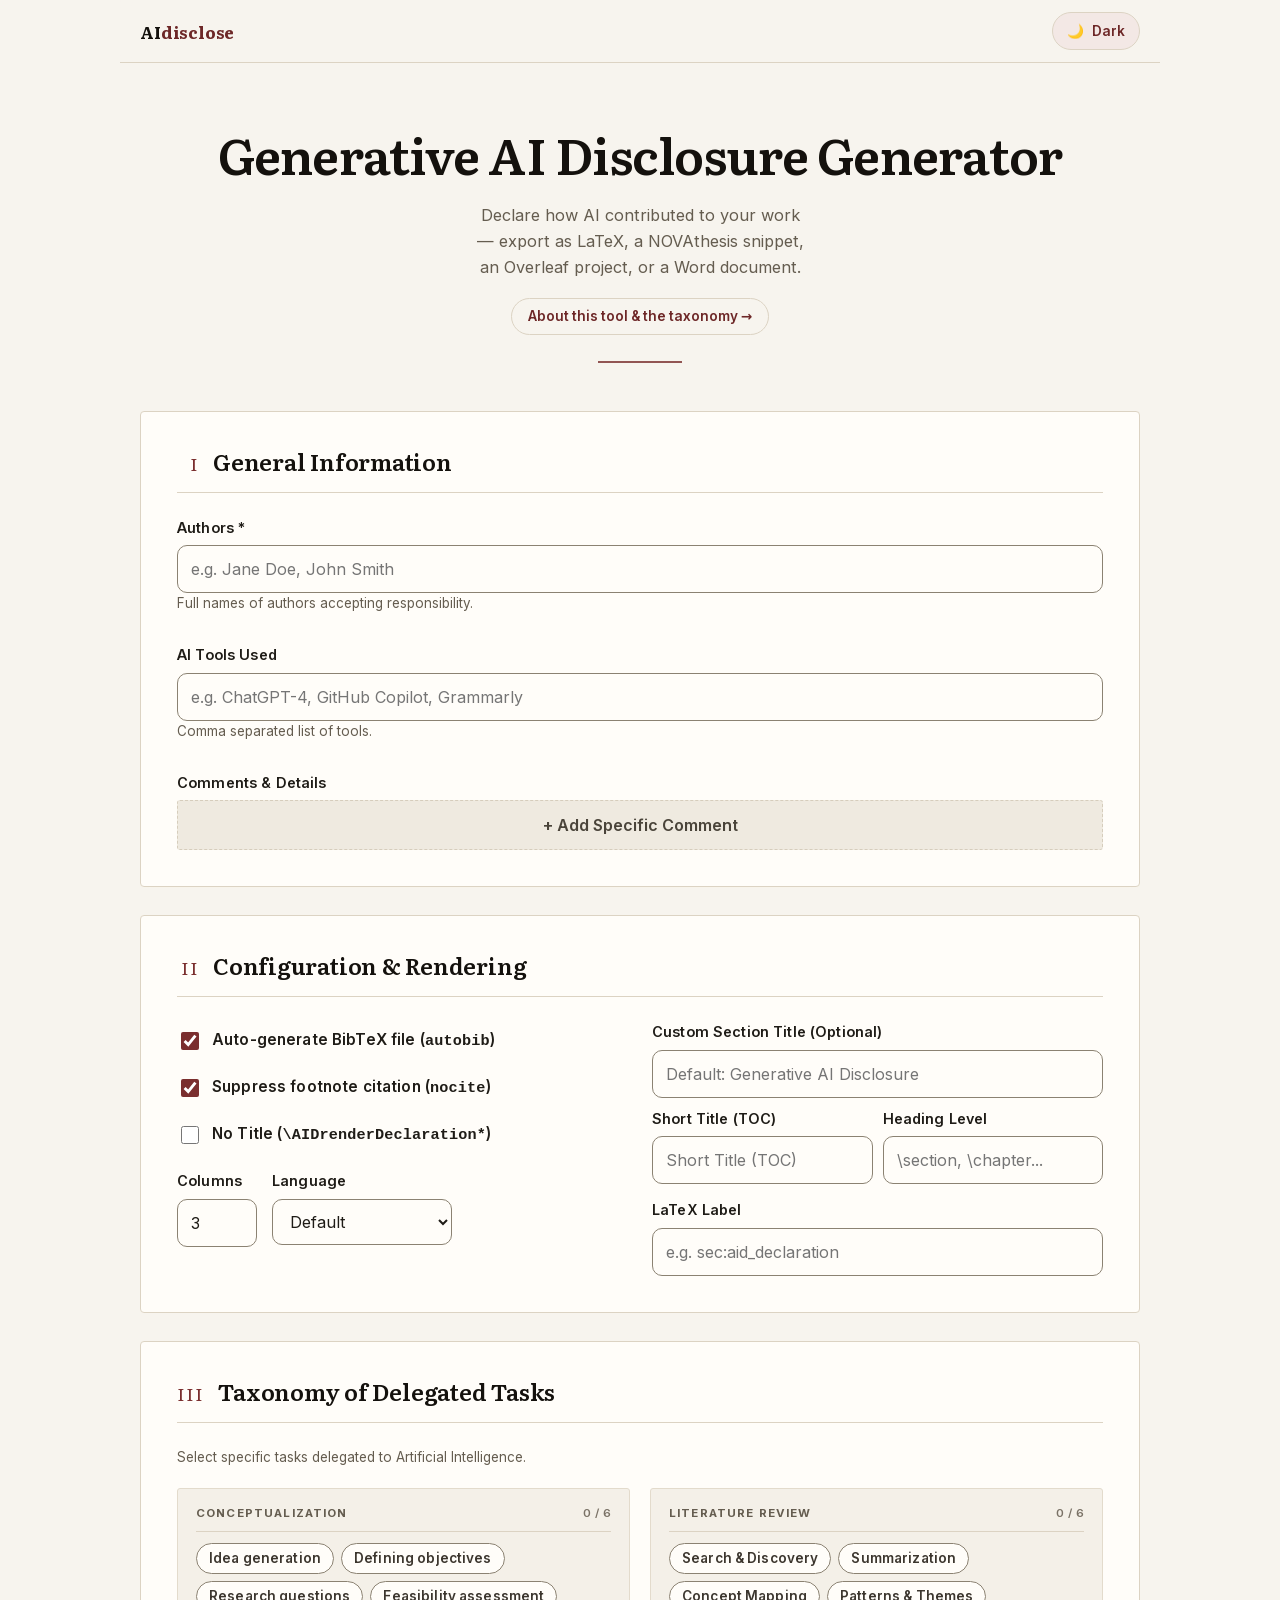
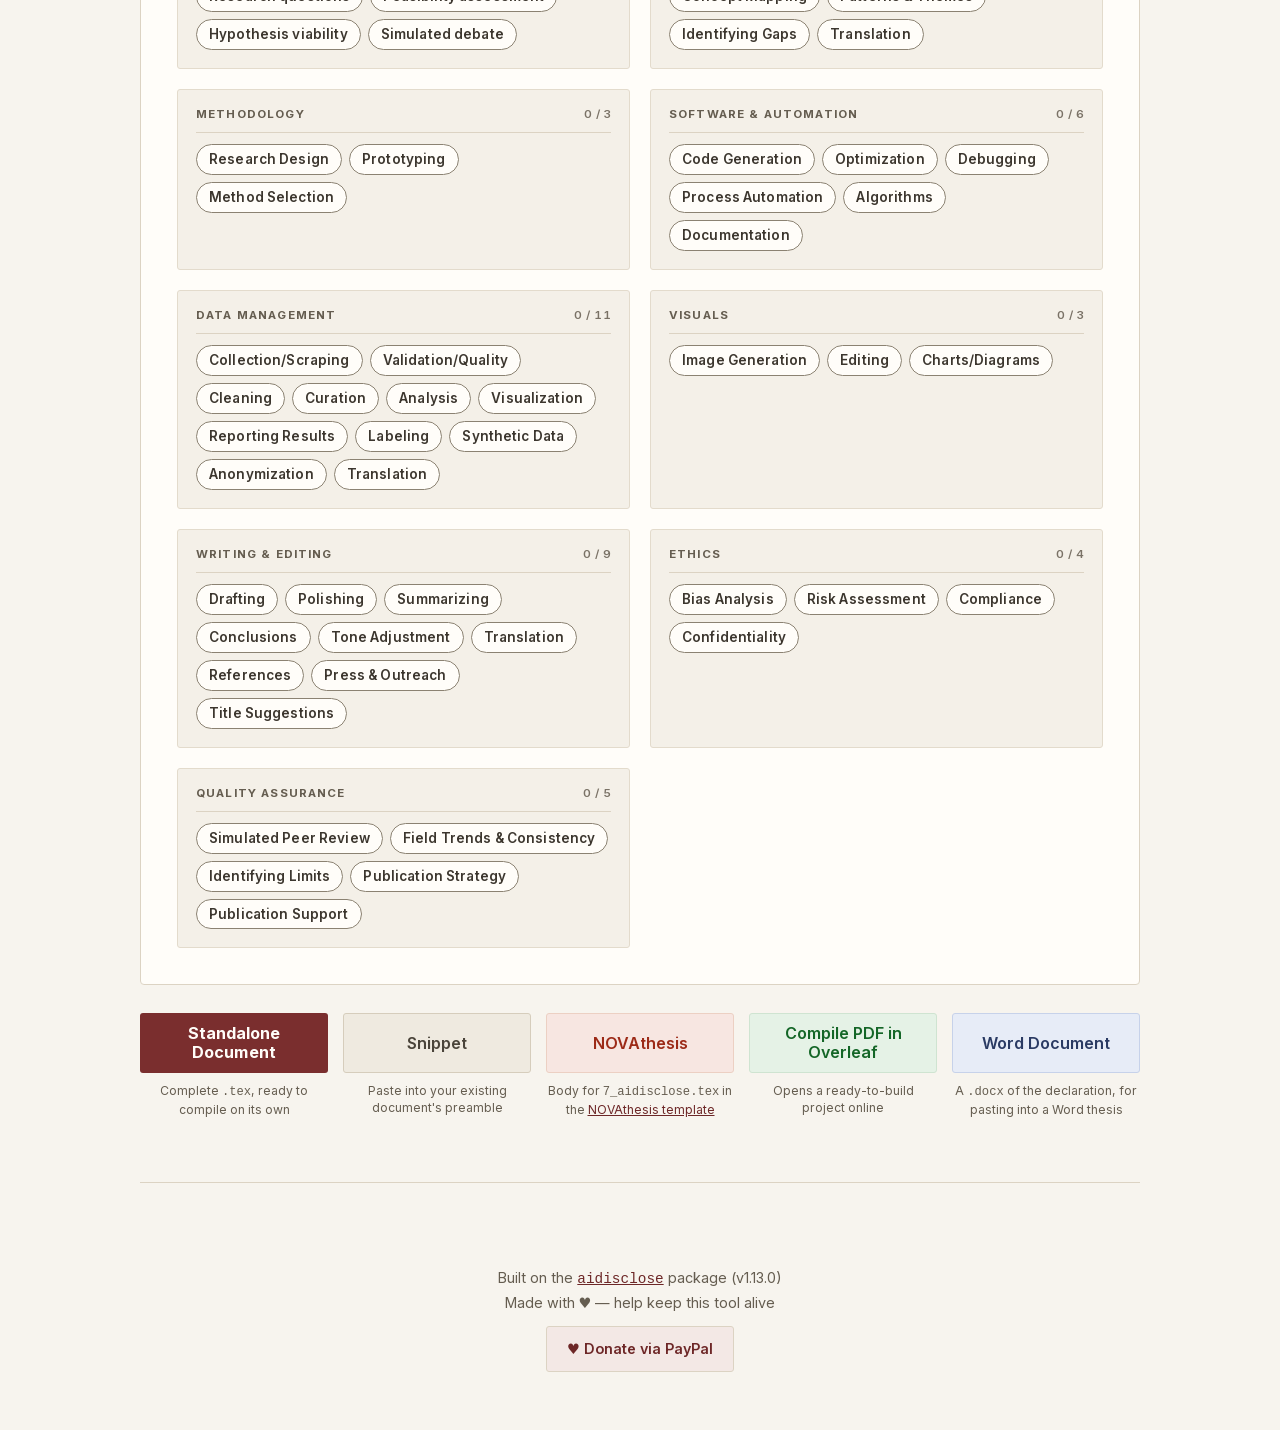
<file: index.html>
<!DOCTYPE html>
<html lang="en" data-theme="scholarly" data-mode="light">
<head>
    <meta charset="UTF-8">
    <meta name="viewport" content="width=device-width, initial-scale=1.0">
    <title>AIDisclose Statement Generator</title>
    <meta name="description" content="Free generator for Generative AI disclosure statements in LaTeX. Pick the tasks you delegated to AI and get ready-to-compile code for the aidisclose package.">
    <link rel="canonical" href="https://aidisclose.org/">
    <link rel="icon" href="favicon.svg" type="image/svg+xml">
    <meta name="theme-color" content="#f4f6f9" media="(prefers-color-scheme: light)">
    <meta name="theme-color" content="#0e0e0e" media="(prefers-color-scheme: dark)">

    <meta property="og:type" content="website">
    <meta property="og:site_name" content="AIdisclose">
    <meta property="og:url" content="https://aidisclose.org/">
    <meta property="og:title" content="Generative AI Disclosure Generator">
    <meta property="og:description" content="Pick the tasks you delegated to AI and get ready-to-compile LaTeX for the aidisclose package.">
    <meta property="og:image" content="https://aidisclose.org/og-image.png">
    <meta property="og:image:width" content="1200">
    <meta property="og:image:height" content="630">
    <meta property="og:image:alt" content="Generative AI Disclosure Generator — aidisclose.org">
    <meta name="twitter:card" content="summary_large_image">
    <script>
        // Decide light/dark before first paint (avoids a flash of the wrong mode):
        //   stored preference  >  OS preference  >  local time (dark ~after sunset..sunrise)
        (function() {
            var root = document.documentElement;
            root.setAttribute('data-theme', 'scholarly');
            function preferred() {
                try { var s = localStorage.getItem('aid_mode'); if (s) return s; } catch (e) {}
                if (window.matchMedia) {
                    if (matchMedia('(prefers-color-scheme: dark)').matches) return 'dark';
                    if (matchMedia('(prefers-color-scheme: light)').matches) return 'light';
                }
                var h = new Date().getHours();
                return (h >= 19 || h < 7) ? 'dark' : 'light';
            }
            root.setAttribute('data-mode', preferred());
        })();
    </script>
    <link rel="preload" href="fonts/inter-latin.woff2" as="font" type="font/woff2" crossorigin>
    <link rel="preload" href="fonts/literata-latin.woff2" as="font" type="font/woff2" crossorigin>
    <link rel="stylesheet" href="css/fonts.css">
    <link rel="stylesheet" href="css/base.css">
    <link rel="stylesheet" href="css/theme-scholarly.css">
</head>
<body>

<div class="container">

    <div class="toolbar">
        <span class="brand">AI<span>disclose</span></span>
        <span class="spacer"></span>
        <button type="button" class="mode-toggle" onclick="toggleMode()" aria-pressed="false"><span id="mode-icon" aria-hidden="true">🌙</span> <span id="mode-label">Dark</span></button>
    </div>

    <header>
        <h1>Generative AI Disclosure Generator</h1>
        <p class="subtitle">
            Declare how AI contributed to your work — export as LaTeX, a NOVAthesis snippet,
            an Overleaf project, or a Word document.
        </p>
        <a class="about-link" href="about.html">About this tool &amp; the taxonomy →</a>
    </header>

    <div class="card">
        <h2>General Information</h2>
        <div class="form-grid">
            <div>
                <label for="authors">Authors *</label>
                <input type="text" id="authors" placeholder="e.g. Jane Doe, John Smith" required aria-required="true">
                <span class="help-text">Full names of authors accepting responsibility.</span>
            </div>
            <div>
                <label for="tools">AI Tools Used</label>
                <input type="text" id="tools" placeholder="e.g. ChatGPT-4, GitHub Copilot, Grammarly">
                <span class="help-text">Comma separated list of tools.</span>
            </div>

            <div>
                <label>Comments & Details</label>
                <div id="comments-container"></div>
                <button type="button" class="btn-secondary" onclick="addCommentBox()" style="width:100%; text-align:center; border-style:dashed;">
                    + Add Specific Comment
                </button>
            </div>
        </div>
    </div>

    <div class="card">
        <h2>Configuration & Rendering</h2>
        <div class="row">
            <div>
                <label class="checkbox-wrapper">
                    <input type="checkbox" id="opt-autobib" checked>
                    <span>Auto-generate BibTeX file (<code>autobib</code>)</span>
                </label>
                <label class="checkbox-wrapper">
                    <input type="checkbox" id="opt-nocite" checked>
                    <span>Suppress footnote citation (<code>nocite</code>)</span>
                </label>
                <label class="checkbox-wrapper">
                    <input type="checkbox" id="render-star">
                    <span>No Title (<code>\AIDrenderDeclaration*</code>)</span>
                </label>

                <div style="display: flex; gap: 15px; margin-top: 15px;">
                    <div>
                        <label for="render-cols">Columns</label>
                        <input type="number" id="render-cols" value="3" min="1" max="6" style="width: 80px;">
                    </div>
                    <div style="width: 180px;">
                        <label for="render-lang">Language</label>
                        <select id="render-lang">
                            <option value="default" selected>Default</option>
                            <option value="en">English (en)</option>
                            <option value="pt">Portuguese (pt)</option>
                            <option value="cat">Catalan (cat)</option>
                            <option value="cz">Czech (cz)</option>
                            <option value="dk">Danish (dk)</option>
                            <option value="nl">Dutch (nl)</option>
                            <option value="fr">French (fr)</option>
                            <option value="de">German (de)</option>
                            <option value="gr">Greek (gr)</option>
                            <option value="it">Italian (it)</option>
                            <option value="pl">Polish (pl)</option>
                            <option value="sk">Slovak (sk)</option>
                            <option value="es">Spanish (es)</option>
                            <option value="uk">Ukrainian (uk)</option>
                        </select>
                    </div>
                </div>
            </div>

            <div>
                <label for="title-full" style="margin-top:0px">Custom Section Title (Optional)</label>
                <input type="text" id="title-full" placeholder="Default: Generative AI Disclosure">

                <div class="row" style="margin-top:10px; gap:10px;">
                    <div>
                        <label for="title-short">Short Title (TOC)</label>
                        <input type="text" id="title-short" placeholder="Short Title (TOC)">
                    </div>
                    <div>
                        <label for="title-level">Heading Level</label>
                        <input type="text" id="title-level" placeholder="\section, \chapter...">
                    </div>
                </div>

                <label for="render-label" style="margin-top: 15px;">LaTeX Label</label>
                <input type="text" id="render-label" placeholder="e.g. sec:aid_declaration">
            </div>
        </div>
    </div>

    <div class="card">
        <h2>Taxonomy of Delegated Tasks</h2>
        <p class="help-text" style="margin-bottom: 20px;">Select specific tasks delegated to Artificial Intelligence.</p>

        <div class="masonry-grid">

            <div class="taxonomy-card">
                <h3>Conceptualization</h3>
                <label class="tax-item"><input type="checkbox" value="c:idea" class="tax-check" aria-describedby="tip-c-idea"> Idea generation</label>
                <label class="tax-item"><input type="checkbox" value="c:obj" class="tax-check" aria-describedby="tip-c-obj"> Defining objectives</label>
                <label class="tax-item"><input type="checkbox" value="c:rq" class="tax-check" aria-describedby="tip-c-rq"> Research questions</label>
                <label class="tax-item"><input type="checkbox" value="c:feas" class="tax-check" aria-describedby="tip-c-feas"> Feasibility assessment</label>
                <label class="tax-item"><input type="checkbox" value="c:pre" class="tax-check" aria-describedby="tip-c-pre"> Hypothesis viability</label>
                <label class="tax-item"><input type="checkbox" value="c:sim" class="tax-check" aria-describedby="tip-c-sim"> Simulated debate</label>
            </div>

            <div class="taxonomy-card">
                <h3>Literature Review</h3>
                <label class="tax-item"><input type="checkbox" value="l:srch" class="tax-check" aria-describedby="tip-l-srch"> Search & Discovery</label>
                <label class="tax-item"><input type="checkbox" value="l:sum" class="tax-check" aria-describedby="tip-l-sum"> Summarization</label>
                <label class="tax-item"><input type="checkbox" value="l:map" class="tax-check" aria-describedby="tip-l-map"> Concept Mapping</label>
                <label class="tax-item"><input type="checkbox" value="l:pat" class="tax-check" aria-describedby="tip-l-pat"> Patterns & Themes</label>
                <label class="tax-item"><input type="checkbox" value="l:gaps" class="tax-check" aria-describedby="tip-l-gaps"> Identifying Gaps</label>
                <label class="tax-item"><input type="checkbox" value="l:trans" class="tax-check" aria-describedby="tip-l-trans"> Translation</label>
            </div>

            <div class="taxonomy-card">
                <h3>Methodology</h3>
                <label class="tax-item"><input type="checkbox" value="m:des" class="tax-check" aria-describedby="tip-m-des"> Research Design</label>
                <label class="tax-item"><input type="checkbox" value="m:proto" class="tax-check" aria-describedby="tip-m-proto"> Prototyping</label>
                <label class="tax-item"><input type="checkbox" value="m:meth" class="tax-check" aria-describedby="tip-m-meth"> Method Selection</label>
            </div>

            <div class="taxonomy-card">
                <h3>Software & Automation</h3>
                <label class="tax-item"><input type="checkbox" value="s:gen" class="tax-check" aria-describedby="tip-s-gen"> Code Generation</label>
                <label class="tax-item"><input type="checkbox" value="s:opt" class="tax-check" aria-describedby="tip-s-opt"> Optimization</label>
                <label class="tax-item"><input type="checkbox" value="s:debug" class="tax-check" aria-describedby="tip-s-debug"> Debugging</label>
                <label class="tax-item"><input type="checkbox" value="s:auto" class="tax-check" aria-describedby="tip-s-auto"> Process Automation</label>
                <label class="tax-item"><input type="checkbox" value="s:algs" class="tax-check" aria-describedby="tip-s-algs"> Algorithms</label>
                <label class="tax-item"><input type="checkbox" value="s:doc" class="tax-check" aria-describedby="tip-s-doc"> Documentation</label>
            </div>

            <div class="taxonomy-card">
                <h3>Data Management</h3>
                <label class="tax-item"><input type="checkbox" value="d:coll" class="tax-check" aria-describedby="tip-d-coll"> Collection/Scraping</label>
                <label class="tax-item"><input type="checkbox" value="d:val" class="tax-check" aria-describedby="tip-d-val"> Validation/Quality</label>
                <label class="tax-item"><input type="checkbox" value="d:cln" class="tax-check" aria-describedby="tip-d-cln"> Cleaning</label>
                <label class="tax-item"><input type="checkbox" value="d:cur" class="tax-check" aria-describedby="tip-d-cur"> Curation</label>
                <label class="tax-item"><input type="checkbox" value="d:anl" class="tax-check" aria-describedby="tip-d-anl"> Analysis</label>
                <label class="tax-item"><input type="checkbox" value="d:viz" class="tax-check" aria-describedby="tip-d-viz"> Visualization</label>
                <label class="tax-item"><input type="checkbox" value="d:rep" class="tax-check" aria-describedby="tip-d-rep"> Reporting Results</label>
                <label class="tax-item"><input type="checkbox" value="d:lbl" class="tax-check" aria-describedby="tip-d-lbl"> Labeling</label>
                <label class="tax-item"><input type="checkbox" value="d:syn" class="tax-check" aria-describedby="tip-d-syn"> Synthetic Data</label>
                <label class="tax-item"><input type="checkbox" value="d:anon" class="tax-check" aria-describedby="tip-d-anon"> Anonymization</label>
                <label class="tax-item"><input type="checkbox" value="d:trans" class="tax-check" aria-describedby="tip-d-trans"> Translation</label>
            </div>

            <div class="taxonomy-card">
                <h3>Visuals</h3>
                <label class="tax-item"><input type="checkbox" value="v:gen" class="tax-check" aria-describedby="tip-v-gen"> Image Generation</label>
                <label class="tax-item"><input type="checkbox" value="v:edit" class="tax-check" aria-describedby="tip-v-edit"> Editing</label>
                <label class="tax-item"><input type="checkbox" value="v:chart" class="tax-check" aria-describedby="tip-v-chart"> Charts/Diagrams</label>
            </div>

            <div class="taxonomy-card">
                <h3>Writing & Editing</h3>
                <label class="tax-item"><input type="checkbox" value="w:draft" class="tax-check" aria-describedby="tip-w-draft"> Drafting</label>
                <label class="tax-item"><input type="checkbox" value="w:poly" class="tax-check" aria-describedby="tip-w-poly"> Polishing</label>
                <label class="tax-item"><input type="checkbox" value="w:sum" class="tax-check" aria-describedby="tip-w-sum"> Summarizing</label>
                <label class="tax-item"><input type="checkbox" value="w:con" class="tax-check" aria-describedby="tip-w-con"> Conclusions</label>
                <label class="tax-item"><input type="checkbox" value="w:tone" class="tax-check" aria-describedby="tip-w-tone"> Tone Adjustment</label>
                <label class="tax-item"><input type="checkbox" value="w:tra" class="tax-check" aria-describedby="tip-w-tra"> Translation</label>
                <label class="tax-item"><input type="checkbox" value="w:ref" class="tax-check" aria-describedby="tip-w-ref"> References</label>
                <label class="tax-item"><input type="checkbox" value="w:prs" class="tax-check" aria-describedby="tip-w-prs"> Press & Outreach</label>
                <label class="tax-item"><input type="checkbox" value="w:title" class="tax-check" aria-describedby="tip-w-title"> Title Suggestions</label>
            </div>

            <div class="taxonomy-card">
                <h3>Ethics</h3>
                <label class="tax-item"><input type="checkbox" value="e:bias" class="tax-check" aria-describedby="tip-e-bias"> Bias Analysis</label>
                <label class="tax-item"><input type="checkbox" value="e:risk" class="tax-check" aria-describedby="tip-e-risk"> Risk Assessment</label>
                <label class="tax-item"><input type="checkbox" value="e:comp" class="tax-check" aria-describedby="tip-e-comp"> Compliance</label>
                <label class="tax-item"><input type="checkbox" value="e:conf" class="tax-check" aria-describedby="tip-e-conf"> Confidentiality</label>
            </div>

            <div class="taxonomy-card">
                <h3>Quality Assurance</h3>
                <label class="tax-item"><input type="checkbox" value="sup:qa" class="tax-check" aria-describedby="tip-sup-qa"> Simulated Peer Review</label>
                <label class="tax-item"><input type="checkbox" value="sup:trd" class="tax-check" aria-describedby="tip-sup-trd"> Field Trends & Consistency</label>
                <label class="tax-item"><input type="checkbox" value="sup:lim" class="tax-check" aria-describedby="tip-sup-lim"> Identifying Limits</label>
                <label class="tax-item"><input type="checkbox" value="sup:rec" class="tax-check" aria-describedby="tip-sup-rec"> Publication Strategy</label>
                <label class="tax-item"><input type="checkbox" value="sup:pub" class="tax-check" aria-describedby="tip-sup-pub"> Publication Support</label>
            </div>
        </div>

        <!-- Taxonomy descriptions, verbatim from Appendix A of the aidisclose
             manual (aidisclose-doc.tex). Referenced by aria-describedby on each
             checkbox and used as the source for the hover/focus tooltips, so the
             wording lives in exactly one place. -->
        <div class="visually-hidden" id="tax-descriptions">
            <span id="tip-c-idea" data-key="c:idea" data-name="Idea generation">Using AI to brainstorm new research topics, interdisciplinary connections, or novel angles on existing problems.</span>
            <span id="tip-c-obj" data-key="c:obj" data-name="Defining the research objective">Refining vague goals into concrete, actionable research objectives.</span>
            <span id="tip-c-rq" data-key="c:rq" data-name="Formulating research questions and hypotheses">Drafting and iterating on specific research questions (RQs) to ensure they are clear and answerable.</span>
            <span id="tip-c-feas" data-key="c:feas" data-name="Feasibility assessment and risk evaluation">Assessing whether the proposed study is viable regarding resources, time, and data availability.</span>
            <span id="tip-c-pre" data-key="c:pre" data-name="Hypothesis viability assessment">Conducting quick background checks or “pre-studies” to see if the idea has already been solved.</span>
            <span id="tip-c-sim" data-key="c:sim" data-name="Simulated debate and argument testing">Using AI to conceptualize theoretical models, simulate persona responses, or design hypothetical scenarios.</span>
            <span id="tip-l-srch" data-key="l:srch" data-name="Search and Discovery">Using AI tools (e.g., semantic search) to find relevant papers that keyword searches might miss.</span>
            <span id="tip-l-sum" data-key="l:sum" data-name="Literature summarization and synthesis">Generating summaries or abstracts of long papers to quickly assess relevance.</span>
            <span id="tip-l-map" data-key="l:map" data-name="Concept Mapping and Systematization">Visualizing connections, citation networks, or thematic clusters in the literature.</span>
            <span id="tip-l-pat" data-key="l:pat" data-name="Market/patent landscape analysis">Identifying trends or recurring themes across a large corpus of text.</span>
            <span id="tip-l-gaps" data-key="l:gaps" data-name="Gap Identification and Novelty Evaluation">Using AI to suggest areas where current research is lacking or contradictory.</span>
            <span id="tip-l-trans" data-key="l:trans" data-name="Cross-lingual literature comprehension">Translating foreign-language literature to make it accessible for the review.</span>
            <span id="tip-m-des" data-key="m:des" data-name="Experimental Design Optimization">Designing the logic, control groups, and variables of the study.</span>
            <span id="tip-m-proto" data-key="m:proto" data-name="Development of experimental or research protocols">Creating early drafts of survey instruments, interview guides, or experimental apparatus designs.</span>
            <span id="tip-m-meth" data-key="m:meth" data-name="Methodological Instrument Selection">Suggesting appropriate statistical methods or qualitative frameworks for the data.</span>
            <span id="tip-s-gen" data-key="s:gen" data-name="Code Generation">Generating boilerplate code, scripts, or functions from natural language descriptions.</span>
            <span id="tip-s-opt" data-key="s:opt" data-name="Refactoring and Optimization">Refactoring code for better performance or readability.</span>
            <span id="tip-s-debug" data-key="s:debug" data-name="Debugging and Repair">Identifying syntax errors or logical bugs in scripts.</span>
            <span id="tip-s-auto" data-key="s:auto" data-name="Process automation">Writing scripts to automate file management, backups, or batch processing.</span>
            <span id="tip-s-algs" data-key="s:algs" data-name="Algorithm design">Assisting in the logic and mathematical formulation of algorithms.</span>
            <span id="tip-s-doc" data-key="s:doc" data-name="Code documentation and comment generation">Generating docstrings, comments, and README files for research software.</span>
            <span id="tip-d-coll" data-key="d:coll" data-name="Data collection and scraping">Writing scrapers or using AI agents to gather public data.</span>
            <span id="tip-d-val" data-key="d:val" data-name="Data validation and quality check">Checking data for consistency, outliers, or errors.</span>
            <span id="tip-d-cln" data-key="d:cln" data-name="Data cleaning and preprocessing">Automating the formatting, parsing, and repair of messy datasets.</span>
            <span id="tip-d-cur" data-key="d:cur" data-name="Data curation and organization">Organizing and categorizing large datasets.</span>
            <span id="tip-d-anl" data-key="d:anl" data-name="Data analysis">Suggesting or performing statistical tests and interpreting raw outputs.</span>
            <span id="tip-d-viz" data-key="d:viz" data-name="Visualization">Generating code for plots, graphs, and data dashboards.</span>
            <span id="tip-d-rep" data-key="d:rep" data-name="Reproducibility testing">Summarizing data findings in textual or tabular format.</span>
            <span id="tip-d-lbl" data-key="d:lbl" data-name="Data labeling and annotation assistance">Using LLMs to annotate or classify text/image datasets (zero-shot/few-shot labeling).</span>
            <span id="tip-d-syn" data-key="d:syn" data-name="Synthetic data generation">Generating synthetic datasets to preserve privacy or augment small samples.</span>
            <span id="tip-d-anon" data-key="d:anon" data-name="De-identification and anonymization support">Detecting and removing Personally Identifiable Information (PII).</span>
            <span id="tip-d-trans" data-key="d:trans" data-name="Audio-to-text transcription and diarization">Translating textual data (e.g., survey responses) into the analysis language.</span>
            <span id="tip-v-gen" data-key="v:gen" data-name="Synthetic Asset Generation">Creating conceptual images, illustrations, or diagrams from scratch.</span>
            <span id="tip-v-edit" data-key="v:edit" data-name="Image Enhancement and Editing">Enhancing, cropping, or modifying existing images (e.g., removing background).</span>
            <span id="tip-v-chart" data-key="v:chart" data-name="Diagrammatic and Schematic Design">Creating flowcharts, process diagrams, or high-level infographics.</span>
            <span id="tip-w-draft" data-key="w:draft" data-name="Drafting Text">Generating initial text for sections based on bullet points or notes.</span>
            <span id="tip-w-poly" data-key="w:poly" data-name="Polishing and Editing">Correcting grammar, spelling, and punctuation.</span>
            <span id="tip-w-sum" data-key="w:sum" data-name="Abstract and Executive Summary Generation">Creating the abstract or plain-language summary.</span>
            <span id="tip-w-con" data-key="w:con" data-name="Formulation of conclusions">Synthesizing the discussion into a final concluding statement.</span>
            <span id="tip-w-tone" data-key="w:tone" data-name="Tone Adjustment">Rewriting text to be more formal, concise, or accessible.</span>
            <span id="tip-w-tra" data-key="w:tra" data-name="Translation">Translating the manuscript from the author&#x27;s native language to the publication language.</span>
            <span id="tip-w-ref" data-key="w:ref" data-name="Citation formatting and bibliography management">Formatting citations and bibliography styles.</span>
            <span id="tip-w-prs" data-key="w:prs" data-name="Press releases and outreach materials">Drafting slide decks or conference poster text.</span>
            <span id="tip-w-title" data-key="w:title" data-name="Title Generation">Brainstorming catchy and accurate titles for the work.</span>
            <span id="tip-e-bias" data-key="e:bias" data-name="Bias analysis and discrimination assessment">Scanning text or study designs for potential cultural or gender bias.</span>
            <span id="tip-e-risk" data-key="e:risk" data-name="Ethical risk analysis">Identifying potential dual-use concerns or societal risks.</span>
            <span id="tip-e-comp" data-key="e:comp" data-name="Monitoring compliance with ethical standards">Checking against specific ethical guidelines or checklists.</span>
            <span id="tip-e-conf" data-key="e:conf" data-name="Data confidentiality monitoring">Ensuring no private data is inadvertently leaked in the text.</span>
            <span id="tip-sup-qa" data-key="sup:qa" data-name="Simulated Peer Review">Using AI as a reviewer to identify unclear sections or potential critiques.</span>
            <span id="tip-sup-trd" data-key="sup:trd" data-name="Consistency checking against field trends">Checking the manuscript against current research trends and ensuring internal consistency.</span>
            <span id="tip-sup-lim" data-key="sup:lim" data-name="Identification of limitations">Identifying weaknesses or limitations in the study that the authors missed.</span>
            <span id="tip-sup-rec" data-key="sup:rec" data-name="Publication strategy and journal selection">Suggesting suitable journals or conferences and helping with the submission strategy.</span>
            <span id="tip-sup-pub" data-key="sup:pub" data-name="Publication support">Assisting in drafting cover letters, responses to reviewers, or other publication-related materials.</span>
        </div>
    </div>

    <div class="button-group">
        <div class="btn-cell">
            <button type="button" class="btn-primary" onclick="generateLaTeX()">Standalone Document</button>
            <span class="btn-caption">Complete <code>.tex</code>, ready to compile on its own</span>
        </div>
        <div class="btn-cell">
            <button type="button" class="btn-secondary" onclick="generateSnippet()">Snippet</button>
            <span class="btn-caption">Paste into your existing document's preamble</span>
        </div>
        <div class="btn-cell">
            <button type="button" class="btn-novathesis" onclick="generateNovaThesis()">NOVAthesis</button>
            <span class="btn-caption">Body for <code>7_aidisclose.tex</code> in the <a href="https://github.com/joaomlourenco/novathesis" target="_blank" rel="noopener">NOVAthesis template</a></span>
        </div>
        <div class="btn-cell">
            <button type="button" id="overleaf-btn" class="btn-overleaf" onclick="openInOverleaf()">Compile PDF in Overleaf</button>
            <span class="btn-caption">Opens a ready-to-build project online</span>
        </div>
        <div class="btn-cell">
            <button type="button" class="btn-docx" onclick="generateWordDoc()">Word Document</button>
            <span class="btn-caption">A <code>.docx</code> of the declaration, for pasting into a Word thesis</span>
        </div>
    </div>

    <div id="output-area" role="region" aria-label="Generated LaTeX source" tabindex="-1">
        <p id="output-status" class="visually-hidden" role="status" aria-live="polite"></p>
        <div class="code-container">
            <div class="code-header">
                <span>LaTeX Source</span>
                <button type="button" class="btn-secondary" style="padding: 4px 10px; font-size: 0.8em;" onclick="copyToClipboard()">Copy Code</button>
            </div>
            <pre id="latex-code"></pre>
        </div>
    </div>

    <div class="footer-sponsor">
        <div class="counter-badge" title="Statements generated">
            <span id="counter-value">...</span> statements generated
        </div>
        <p>
            Built on the <a href="https://github.com/joaomlourenco/aidisclose" target="_blank" rel="noopener"><code>aidisclose</code></a> package (v1.13.0) <br/>
            Made with ♥ — help keep this tool alive <br/>
            <a class="donate-btn" href="https://www.paypal.com/donate/?hosted_button_id=8WA8FRVMB78W8" target="_blank" rel="noopener">♥ Donate via PayPal</a>
        </p>
    </div>

</div>

<script src="js/aid-i18n.js"></script>
<script src="js/docx.js"></script>
<script>
    // --- Light/dark toggle ---
    // The initial mode is chosen by the early <head> script (stored pref >
    // OS preference > local time). Here we wire the toggle and keep following
    // the OS until the user makes an explicit choice.
    (function() {
        const root = document.documentElement;
        function syncLabel(m) {
            const icon = document.getElementById('mode-icon');
            const label = document.getElementById('mode-label');
            const btn = document.querySelector('.mode-toggle');
            if (icon) icon.textContent = m === 'dark' ? '☀' : '🌙';
            if (label) label.textContent = m === 'dark' ? 'Light' : 'Dark';
            if (btn) btn.setAttribute('aria-pressed', m === 'dark' ? 'true' : 'false');
        }
        function setMode(m, silent) {
            root.setAttribute('data-mode', m);
            syncLabel(m);
            if (!silent) { try { localStorage.setItem('aid_mode', m); } catch (e) {} }
        }
        window.toggleMode = function() {
            setMode(root.getAttribute('data-mode') === 'dark' ? 'light' : 'dark');
        };
        // Match the toggle label to whatever the head script already applied.
        syncLabel(root.getAttribute('data-mode'));
        // Follow OS changes only while the user hasn't set an explicit preference.
        if (window.matchMedia) {
            matchMedia('(prefers-color-scheme: dark)').addEventListener('change', function(e) {
                let stored = null;
                try { stored = localStorage.getItem('aid_mode'); } catch (_) {}
                if (!stored) setMode(e.matches ? 'dark' : 'light', true);
            });
        }
    })();

    // --- Utils ---
    // Escapes every LaTeX special character in one pass. A single pass matters:
    // chained .replace() calls would re-escape the backslashes and braces that
    // earlier rules introduce (e.g. "Jo\~ao" became "Jo\\textasciitilde{}ao",
    // a forced line break followed by literal text).
    const LATEX_ESCAPES = {
        "\\": "\\textbackslash{}",
        "&": "\\&", "%": "\\%", "$": "\\$", "#": "\\#", "_": "\\_",
        "{": "\\{", "}": "\\}",
        "~": "\\textasciitilde{}", "^": "\\textasciicircum{}",
    };
    function escapeLatex(str) {
        if (!str) return "";
        return str.replace(/[\\&%$#_{}~^]/g, c => LATEX_ESCAPES[c]);
    }

    // --- Comment Box Logic ---
    let commentCount = 0;
    function addCommentBox() {
        commentCount++;
        const container = document.getElementById('comments-container');
        const div = document.createElement('div');
        div.className = 'comment-box';
        div.id = `comment-box-${commentCount}`;
        div.innerHTML = `
            <div class="comment-header">
                <span class="comment-title">Comment #${commentCount}</span><!-- renumbered on add/remove -->
                <div class="checkbox-wrapper">
                    <input type="checkbox" id="comment-star-${commentCount}">
                    <span style="font-size:0.85rem">Unnumbered</span>
                </div>
            </div>
            <textarea id="comment-text-${commentCount}" placeholder="Describe how AI was used..." rows="2"></textarea>
            <div style="text-align:right; margin-top:10px;">
                <button type="button" class="btn-danger" onclick="removeCommentBox(${commentCount})">Remove</button>
            </div>
        `;
        container.appendChild(div);
        renumberComments();
    }
    function removeCommentBox(id) {
        const box = document.getElementById(`comment-box-${id}`);
        if(box) box.remove();
        renumberComments();
    }
    // Element ids must stay unique, so they keep climbing; only the visible
    // label is re-derived, otherwise removing #2 left "#1, #3, #4" on screen.
    function renumberComments() {
        document.querySelectorAll('#comments-container .comment-box').forEach((box, i) => {
            const title = box.querySelector('.comment-title');
            if (title) title.textContent = `Comment #${i + 1}`;
        });
    }

    // --- LaTeX Generation Logic ---
    // Field reads shared by every "Generate" button. Kept free of any
    // output-format escaping so both the LaTeX path (getFormData) and the
    // Word-document path (getRawFormData) start from the same raw values.
    function readRawFields() {
        const authors = document.getElementById('authors').value.trim();
        const tools = document.getElementById('tools').value.trim();

        const autobib = document.getElementById('opt-autobib').checked;
        const nocite = document.getElementById('opt-nocite').checked;

        const titleFull = document.getElementById('title-full').value.trim();
        const titleShort = document.getElementById('title-short').value.trim();
        const titleLevel = document.getElementById('title-level').value.trim();

        // The input's min/max never fires (no <form> => no constraint validation),
        // and ncols=99 makes multicol abort with "Too many columns".
        const cols = parseInt(document.getElementById('render-cols').value, 10);
        const columns = Number.isFinite(cols) ? Math.min(6, Math.max(1, cols)) : 3;
        const renderStar = document.getElementById('render-star').checked;
        const renderLang = document.getElementById('render-lang').value;
        const renderLabel = document.getElementById('render-label').value.trim();

        const comments = [];
        document.querySelectorAll('.comment-box').forEach(box => {
            const textarea = box.querySelector('textarea');
            const checkbox = box.querySelector('input[type="checkbox"]');
            if (textarea.value.trim()) {
                comments.push({ text: textarea.value.trim(), starred: checkbox.checked });
            }
        });

        const taxonomy = [];
        document.querySelectorAll('.tax-check:checked').forEach(cb => taxonomy.push(cb.value));

        return { authors, tools, comments, autobib, nocite, titleFull, titleShort, titleLevel, columns, renderStar, taxonomy, renderLang, renderLabel };
    }

    function getFormData() {
        const raw = readRawFields();
        // A label is a key, not text: escaping it would corrupt \ref lookups
        // (sec:aid_declaration -> sec:aid\_declaration). Keep only the characters
        // that are safe unescaped inside a key=value optional argument.
        return {
            ...raw,
            authors: escapeLatex(raw.authors),
            tools: escapeLatex(raw.tools),
            titleFull: escapeLatex(raw.titleFull),
            titleShort: escapeLatex(raw.titleShort),
            renderLabel: raw.renderLabel.replace(/[^A-Za-z0-9:_.\-]/g, ''),
            comments: raw.comments.map(c => ({ text: escapeLatex(c.text), starred: c.starred })),
        };
    }

    // Plain-text form data for the Word document — no LaTeX escaping, since
    // the .docx renders the actual disclosure text rather than LaTeX source.
    function getRawFormData() {
        return readRawFields();
    }

    // Walks the taxonomy DOM once, in the same order the checkboxes are laid
    // out in (which mirrors aidisclose.sty's own 9 groups), so the Word
    // document's checklist can render every item — checked and unchecked —
    // the way \AIDrenderDeclaration does, not just the selected ones.
    function collectTaxonomyGroups() {
        return [...document.querySelectorAll('.taxonomy-card')].map(card => ({
            heading: card.querySelector('h3').firstChild.textContent.trim(),
            items: [...card.querySelectorAll('.tax-check')].map(cb => ({
                key: cb.value,
                checked: cb.checked,
            })),
        }));
    }

    function validate(data, requireAuthors = true) {
        // 1. Validate Authors (only if required for the specific button)
        if (requireAuthors && !data.authors) {
            alert("Please enter the Author names.");
            document.getElementById('authors').focus();
            return false;
        }

        // 2. Validate Tools (required if any taxonomy checkbox is checked)
        if (data.taxonomy.length > 0 && !data.tools) {
            alert("Because you selected specific tasks in the Taxonomy, you must specify the 'AI Tools Used'.");
            document.getElementById('tools').focus();
            return false;
        }

        return true;
    }

    function buildPreamble(data) {
        let opts = [];
        if(!data.autobib) opts.push("autobib=false");
        if(!data.nocite) opts.push("nocite=false");
        let optStr = opts.length ? `[${opts.join(',')}]` : '';
        return `\\usepackage${optStr}{aidisclose}`;
    }

    function buildConfiguration(data) {
        let code = "";

        // Title
        if(data.titleFull || data.titleLevel) {
            let cmd = "\\AIDdiscloseTitle";
            if(data.titleShort) cmd += `[${data.titleShort}]`;
            cmd += `{${data.titleFull || "Generative AI Disclosure"}}`;
            if(data.titleLevel) cmd += `[${data.titleLevel}]`;
            code += `${cmd}\n\n`;
        }

        // Taxonomy
        if(data.taxonomy.length > 0) {
            code += `% Taxonomy Activation\n`;
            data.taxonomy.forEach(key => {
                code += `\\AIDactivate{${key}}\n`;
            });
            code += `\n`;
        }

        // Tools
        if(data.tools) {
            code += `\\AIDtoolsUsed{${data.tools}}\n\n`;
        } else {
            code += `\\AIDtoolsUsed{}\n\n`;
        }

        // Comments
        data.comments.forEach(c => {
            const env = c.starred ? "AIDcomment*" : "AIDcomment";
            code += `\\begin{${env}}\n${c.text}\n\\end{${env}}\n\n`;
        });

        return code;
    }

    function buildRender(data) {
        const cmd = data.renderStar ? "\\AIDrenderDeclaration*" : "\\AIDrenderDeclaration";

        // Build options list for new key-value syntax
        let opts = [];
        if (data.columns !== 3) opts.push(`ncols=${data.columns}`);

        // Only add lang if it is NOT default
        if (data.renderLang && data.renderLang !== 'default') {
            opts.push(`lang=${data.renderLang}`);
        }

        if (data.renderLabel) opts.push(`label=${data.renderLabel}`);

        const optStr = opts.length > 0 ? `[${opts.join(',')}]` : "";
        return `${cmd}${optStr}{${data.authors}}`;
    }

    function buildFullDocument(data) {
        let code = `\\documentclass{article}\n`;
        code += buildPreamble(data) + `\n\n`;
        code += `\\title{Generative AI Disclosure}\n`;
        code += `\\author{${data.authors}}\n`;
        code += `\\date{\\today}\n\n`;
        code += `\\begin{document}\n\n`;
        code += `\\maketitle\n\n`;
        code += `% --- aidisclose configuration ---\n`;
        code += buildConfiguration(data);
        code += `% --- aidisclose rendering ---\n`;
        code += buildRender(data);
        code += `\n\n\\end{document}`;
        return code;
    }

    function generateLaTeX() {
        const data = getFormData();
        // Authors REQUIRED
        if (!validate(data, true)) return;
        incrementGlobalCounter();

        displayOutput(buildFullDocument(data));
    }

    // Repo location of the (not-yet-on-CTAN) package sources, fetched at click time
    // so the Overleaf project is self-contained without relying on TeX Live having it.
    const AID_RAW_BASE = "https://raw.githubusercontent.com/joaomlourenco/aidisclose/main/";

    async function openInOverleaf() {
        const data = getFormData();
        // Authors REQUIRED (a full compilable document is produced)
        if (!validate(data, true)) return;

        // Determine which language files the package will need. It lazy-loads
        // English plus the selected language only. 'default'/'en' => English only.
        // Dropdown values match the .ldf filenames exactly (e.g. 'dk', 'cat').
        const lang = data.renderLang;
        const files = ["aidisclose.sty", "langdef/aidisclose-en.ldf"];
        if (lang && lang !== "default" && lang !== "en") {
            files.push(`langdef/aidisclose-${lang}.ldf`);
        }

        const btn = document.getElementById('overleaf-btn');
        const originalText = btn ? btn.innerText : "";
        if (btn) { btn.disabled = true; btn.innerText = "Preparing…"; }

        try {
            // raw.githubusercontent.com sends Access-Control-Allow-Origin:* so fetch() works.
            const blocks = await Promise.all(files.map(async (p) => {
                const res = await fetch(AID_RAW_BASE + p);
                if (!res.ok) throw new Error(`${p} (HTTP ${res.status})`);
                const txt = await res.text();
                const name = p.split("/").pop();          // flatten to project root
                return `\\begin{filecontents}[overwrite]{${name}}\n${txt}\n\\end{filecontents}\n`;
            }));

            const tex = blocks.join("") + buildFullDocument(data);
            incrementGlobalCounter();

            const form = document.createElement("form");
            form.method = "POST";
            form.action = "https://www.overleaf.com/docs";
            form.target = "_blank";
            const add = (n, v) => {
                const i = document.createElement("input");
                i.type = "hidden"; i.name = n; i.value = v; form.appendChild(i);
            };
            add("snip", tex);
            add("snip_name", "main.tex");
            add("engine", "pdflatex");
            document.body.appendChild(form);
            form.submit();
            form.remove();
        } catch (err) {
            alert("Could not fetch the aidisclose package sources for Overleaf:\n" +
                  err.message + "\n\nPlease check your connection and try again.");
        } finally {
            if (btn) { btn.disabled = false; btn.innerText = originalText; }
        }
    }

    function generateSnippet() {
        const data = getFormData();
        // Authors REQUIRED
        if (!validate(data, true)) return;
        incrementGlobalCounter();

        let code = `% Add to Preamble:\n`;
        code += buildPreamble(data) + `\n\n`;
        code += `% Configuration:\n`;
        code += buildConfiguration(data);
        code += `% Rendering:\n`;
        code += buildRender(data);

        displayOutput(code);
    }

    function generateNovaThesis() {
        const data = getFormData();
        // Authors NOT REQUIRED
        if (!validate(data, false)) return;
        incrementGlobalCounter();

        // We only generate the configuration body.
        // Preamble (usepackage) and Rendering (AIDrenderDeclaration) are excluded.
        let code = `% Content for 7_aidisclose.tex\n`;
        code += `% The package import and rendering command are handled by the main template.\n\n`;
        code += buildConfiguration(data);

        displayOutput(code);
    }

    // --- Word document (.docx) ---
    // Renders the same content \AIDrenderDeclaration would typeset — title,
    // preamble sentence, tools sentence, full taxonomy checklist (all 53
    // items, checked ones marked), and comments — as an actual Word document
    // rather than LaTeX source. Wording comes from js/aid-i18n.js, extracted
    // from the aidisclose package's own langdef/*.ldf files, so switching the
    // Language dropdown changes the .docx text too, matching what the LaTeX
    // package would print in that language.
    //
    // Deliberately omitted: the \footnote citing aidisclose/GAIDeT and the
    // \label target. Both are LaTeX-compilation artifacts (a bibliography
    // entry, a cross-reference anchor) with no equivalent in a standalone
    // .docx, so reproducing them would mean fabricating apparatus that isn't
    // really there rather than mimicking something real.
    function aidJoinList(items, and_) {
        if (items.length === 0) return '';
        if (items.length === 1) return items[0];
        if (items.length === 2) return `${items[0]} ${and_} ${items[1]}`;
        return `${items.slice(0, -1).join(', ')}, ${and_} ${items[items.length - 1]}`;
    }

    function generateWordDoc() {
        const data = getRawFormData();
        // A full declaration reads oddly with no author, same as Standalone/Snippet.
        if (!validate(data, true)) return;

        const langCode = (data.renderLang && data.renderLang !== 'default') ? data.renderLang : 'en';
        const t = AID_I18N[langCode] || AID_I18N.en;
        const { run, para, table, buildDocxBlob, downloadBlob } = AidDocx;

        const authorNames = data.authors.split(',').map(s => s.trim()).filter(Boolean);
        const multiple = authorNames.length > 1;
        const authorNoun = multiple ? t.authors : t.author;
        const authorList = multiple ? aidJoinList(authorNames, t.and) : (authorNames[0] || '');
        const ackVerb = multiple ? t.acknowledge : t.acknowledges;
        const acceptVerb = multiple ? t.accept : t.accepts;

        const preamble = t.preamble
            .split('<author>').join(authorNoun)
            .split('<AUTHOR-LIST>').join(authorList)
            .split('<acknowledges>').join(ackVerb)
            .split('<accept>').join(acceptVerb);

        const toolNames = data.tools.split(',').map(s => s.trim()).filter(Boolean);
        const toolsSentence = toolNames.length
            ? `${t.tools_used} ${aidJoinList(toolNames, t.and)}.`
            : `${t.tools_used} ${t.none_used}`;

        const body = [];

        // Title — skipped for AIDrenderDeclaration* (the "No Title" option).
        if (!data.renderStar) {
            const level = (data.titleLevel || '').toLowerCase();
            const style = level.includes('chapter') ? 'Title'
                        : level.includes('subsubsection') ? 'Heading3'
                        : level.includes('subsection') ? 'Heading2'
                        : 'Heading1';
            body.push(para(run(data.titleFull || t.title_long), { style }));
        }

        // Preamble sentence.
        body.push(para(run(preamble)));

        // Tools sentence.
        body.push(para([run(t.tools_used + ' ', { bold: true }), run(toolsSentence.slice(t.tools_used.length + 1))]));

        // Taxonomy: every one of the 53 items, grouped exactly as on the page,
        // checked ones in black, unchecked ones in the package's default
        // "unused" gray (black!50 ≈ #808080) — same convention as the LaTeX
        // checklist, just rendered as a borderless table instead of multicols.
        const GROUP_I18N_KEYS = ['grp_conc', 'grp_lit', 'grp_meth', 'grp_soft', 'grp_data', 'grp_vis', 'grp_write', 'grp_eth', 'grp_sup'];
        const groups = collectTaxonomyGroups();
        body.push(para(run(t.pre_taxonomy || 'Activities supported by Generative Artificial Intelligence Tools:', { bold: true }), { spacingBefore: 200 }));

        groups.forEach((group, i) => {
            const heading = t[GROUP_I18N_KEYS[i]] || group.heading;
            body.push(para(run(heading, { bold: true }), { spacingBefore: 160, spacingAfter: 60, borderBottom: true, keepNext: true }));

            const cells = group.items.map(item => {
                const label = t[item.key.replace(':', '_')] || item.key;
                const box = item.checked ? '☑' : '☐';
                const color = item.checked ? undefined : '808080';
                return para(run(`${box} ${label}`, { color }));
            });
            const cols = data.columns;
            const perCol = Math.ceil(cells.length / cols);
            const rows = [];
            for (let r = 0; r < perCol; r++) {
                const row = [];
                for (let c = 0; c < cols; c++) row.push(cells[c * perCol + r] || null);
                rows.push(row);
            }
            body.push(table(rows, cols));
        });

        // Comments, numbered unless starred — matching \begin{AIDcomment} vs
        // \begin{AIDcomment*}. A textarea's internal newlines are collapsed to
        // spaces, the same way TeX treats them inside one paragraph (only a
        // *blank* line starts a new paragraph, which these single boxes don't have).
        if (data.comments.length) {
            let n = 0;
            data.comments.forEach(c => {
                const label = c.starred ? t.comment_star : `${t.comment_label} #${++n}`;
                const text = c.text.replace(/\s*\n\s*/g, ' ').trim();
                body.push(para([run(`${label}: `, { bold: true }), run(text)], { spacingBefore: 160 }));
            });
        }

        const title = data.titleFull || t.title_long;
        const blob = buildDocxBlob(body.join(''), title);
        incrementGlobalCounter();
        downloadBlob(blob, 'generative-ai-disclosure.docx');
    }

    function displayOutput(code) {
        document.getElementById('latex-code').textContent = code;
        const area = document.getElementById('output-area');
        area.style.display = 'block';
        area.scrollIntoView({behavior: "smooth"});
        // Sighted users see the panel appear; announce it and move focus so
        // keyboard and screen-reader users land on the result too.
        const status = document.getElementById('output-status');
        if (status) status.textContent = 'LaTeX source generated below.';
        area.focus({preventScroll: true});
    }

    function copyToClipboard() {
        const code = document.getElementById('latex-code').textContent;
        navigator.clipboard.writeText(code).then(() => {
            const btn = document.querySelector('#output-area button');
            const originalText = btn.innerText;
            btn.innerText = "Copied!";
            setTimeout(() => btn.innerText = originalText, 2000);
        });
    }

    // --- Taxonomy tooltips ---
    // Each chip's explanation comes verbatim from Appendix A of the aidisclose
    // manual and lives once, in #tax-descriptions, which is also what
    // aria-describedby points at. One shared tooltip element is positioned
    // per chip. Follows WCAG 1.4.13: dismissible with Escape, stays visible
    // while the pointer is over it, and never auto-hides on a timer.
    (function() {
        const source = document.getElementById('tax-descriptions');
        const chips = document.querySelectorAll('.tax-item');
        if (!source || !chips.length) return;

        const tip = document.createElement('div');
        tip.id = 'tax-tip';
        tip.setAttribute('role', 'tooltip');
        document.body.appendChild(tip);

        // Escape dismisses the tooltip for the chip you are on; it must not
        // disable tooltips generally, so the suppression is scoped to that one
        // chip and lifted as soon as you leave it.
        let current = null, hideTimer = null, dismissedFor = null;

        function place(chip) {
            const c = chip.getBoundingClientRect();
            const t = tip.getBoundingClientRect();
            const margin = 8;
            // Prefer above the chip; drop below when there is no room up there.
            let top = c.top + window.scrollY - t.height - margin;
            if (c.top - t.height - margin < 0) top = c.bottom + window.scrollY + margin;
            // Centre on the chip, then pull back inside the viewport.
            let left = c.left + window.scrollX + (c.width - t.width) / 2;
            const min = window.scrollX + margin;
            const max = window.scrollX + document.documentElement.clientWidth - t.width - margin;
            left = Math.max(min, Math.min(left, max));
            tip.style.top = `${Math.round(top)}px`;
            tip.style.left = `${Math.round(left)}px`;
        }

        function show(chip) {
            if (chip === dismissedFor) return;
            clearTimeout(hideTimer);
            const box = chip.querySelector('input');
            const src = box && document.getElementById(box.getAttribute('aria-describedby'));
            if (!src) return;
            tip.innerHTML = '';
            const name = document.createElement('span');
            name.className = 'tip-name';
            name.textContent = src.dataset.name || '';
            const key = document.createElement('span');
            key.className = 'tip-key';
            key.textContent = src.dataset.key || '';
            const body = document.createElement('span');
            body.textContent = src.textContent;
            tip.append(name, key, document.createElement('br'), body);
            current = chip;
            tip.dataset.open = 'yes';
            place(chip);
        }

        function hide(immediate) {
            clearTimeout(hideTimer);
            hideTimer = setTimeout(() => {
                tip.dataset.open = 'no';
                current = null;
            }, immediate ? 0 : 120);
        }

        chips.forEach(chip => {
            chip.addEventListener('mouseenter', () => show(chip));
            chip.addEventListener('mouseleave', () => {
                if (dismissedFor === chip) dismissedFor = null;
                hide();
            });
            // Keyboard users get the same explanation on focus.
            chip.addEventListener('focusin', () => show(chip));
            chip.addEventListener('focusout', () => {
                if (dismissedFor === chip) dismissedFor = null;
                hide(true);
            });
        });
        // Hoverable: moving onto the tooltip must not dismiss it.
        tip.addEventListener('mouseenter', () => clearTimeout(hideTimer));
        tip.addEventListener('mouseleave', () => hide());

        document.addEventListener('keydown', e => {
            if (e.key === 'Escape' && tip.dataset.open === 'yes') {
                dismissedFor = current;
                hide(true);
            }
        });
        // On touch there is no mouseleave, so a tapped tooltip would stay put.
        // Any pointer landing outside a chip or the tooltip closes it.
        document.addEventListener('pointerdown', e => {
            if (tip.dataset.open !== 'yes') return;
            if (e.target.closest('.tax-item') || e.target.closest('#tax-tip')) return;
            hide(true);
        }, true);
        // Reposition rather than leaving the tooltip stranded mid-scroll.
        window.addEventListener('scroll', () => { if (current) place(current); }, { passive: true });
        window.addEventListener('resize', () => { if (current) place(current); });
    })();

    // --- Taxonomy selection tallies ---
    // Injected rather than hardcoded so the counts can never drift out of step
    // with the checkboxes actually present in the markup.
    (function() {
        const cards = document.querySelectorAll('.taxonomy-card');
        if (!cards.length) return;

        const sectionTotal = document.createElement('span');
        sectionTotal.className = 'section-count';
        const taxHeading = [...document.querySelectorAll('h2')]
            .find(h => h.textContent.includes('Taxonomy'));
        if (taxHeading) taxHeading.appendChild(sectionTotal);

        const groups = [...cards].map(card => {
            const boxes = card.querySelectorAll('.tax-check');
            const tally = document.createElement('span');
            tally.className = 'tax-count';
            card.querySelector('h3').appendChild(tally);
            return { boxes, tally };
        });

        function refresh() {
            let picked = 0, total = 0;
            for (const g of groups) {
                const n = [...g.boxes].filter(b => b.checked).length;
                g.tally.textContent = `${n} / ${g.boxes.length}`;
                g.tally.dataset.any = n ? 'yes' : 'no';
                picked += n; total += g.boxes.length;
            }
            sectionTotal.textContent = picked ? `${picked} of ${total} selected` : '';
        }

        document.querySelectorAll('.tax-check').forEach(b => b.addEventListener('change', refresh));
        refresh();
    })();

    // --- Counter API ---
    // Self-hosted Cloudflare Worker (see DEPLOY-counter.md). GET returns the
    // current total; POST increments it and returns the new total.
    // First-party subdomain (see counter/wrangler.toml). Using the site's own
    // domain avoids Firefox Enhanced Tracking Protection blocking the request,
    // which happens with the third-party *.workers.dev hostname.
    const COUNTER_URL = 'https://counter.aidisclose.org';

    function updateCounterUI(value) {
        const el = document.getElementById('counter-value');
        const badge = document.querySelector('.counter-badge');
        if (el) {
            el.innerText = value;
            badge.title = `${value} statements generated`;
            // Hide the badge until we have a real, non-zero count.
            const hidden = value == 0 || value === '...';
            badge.classList.toggle('counter-hidden', hidden);
            // opacity alone leaves it in the accessibility tree, which made
            // screen readers announce "0 statements generated" on every load.
            badge.setAttribute('aria-hidden', hidden ? 'true' : 'false');
        }
    }

    // Show the current global total on load (read-only GET).
    fetch(COUNTER_URL)
        .then(r => r.ok ? r.json() : { count: 0 })
        .then(d => updateCounterUI(d.count))
        .catch(() => updateCounterUI(0));

    function incrementGlobalCounter() {
        fetch(COUNTER_URL, { method: 'POST' })
            .then(r => r.ok ? r.json() : {})
            .then(d => { if (typeof d.count === 'number') updateCounterUI(d.count); })
            .catch(e => console.error('counter:', e));
    }
</script>

</body>
</html>
</file>
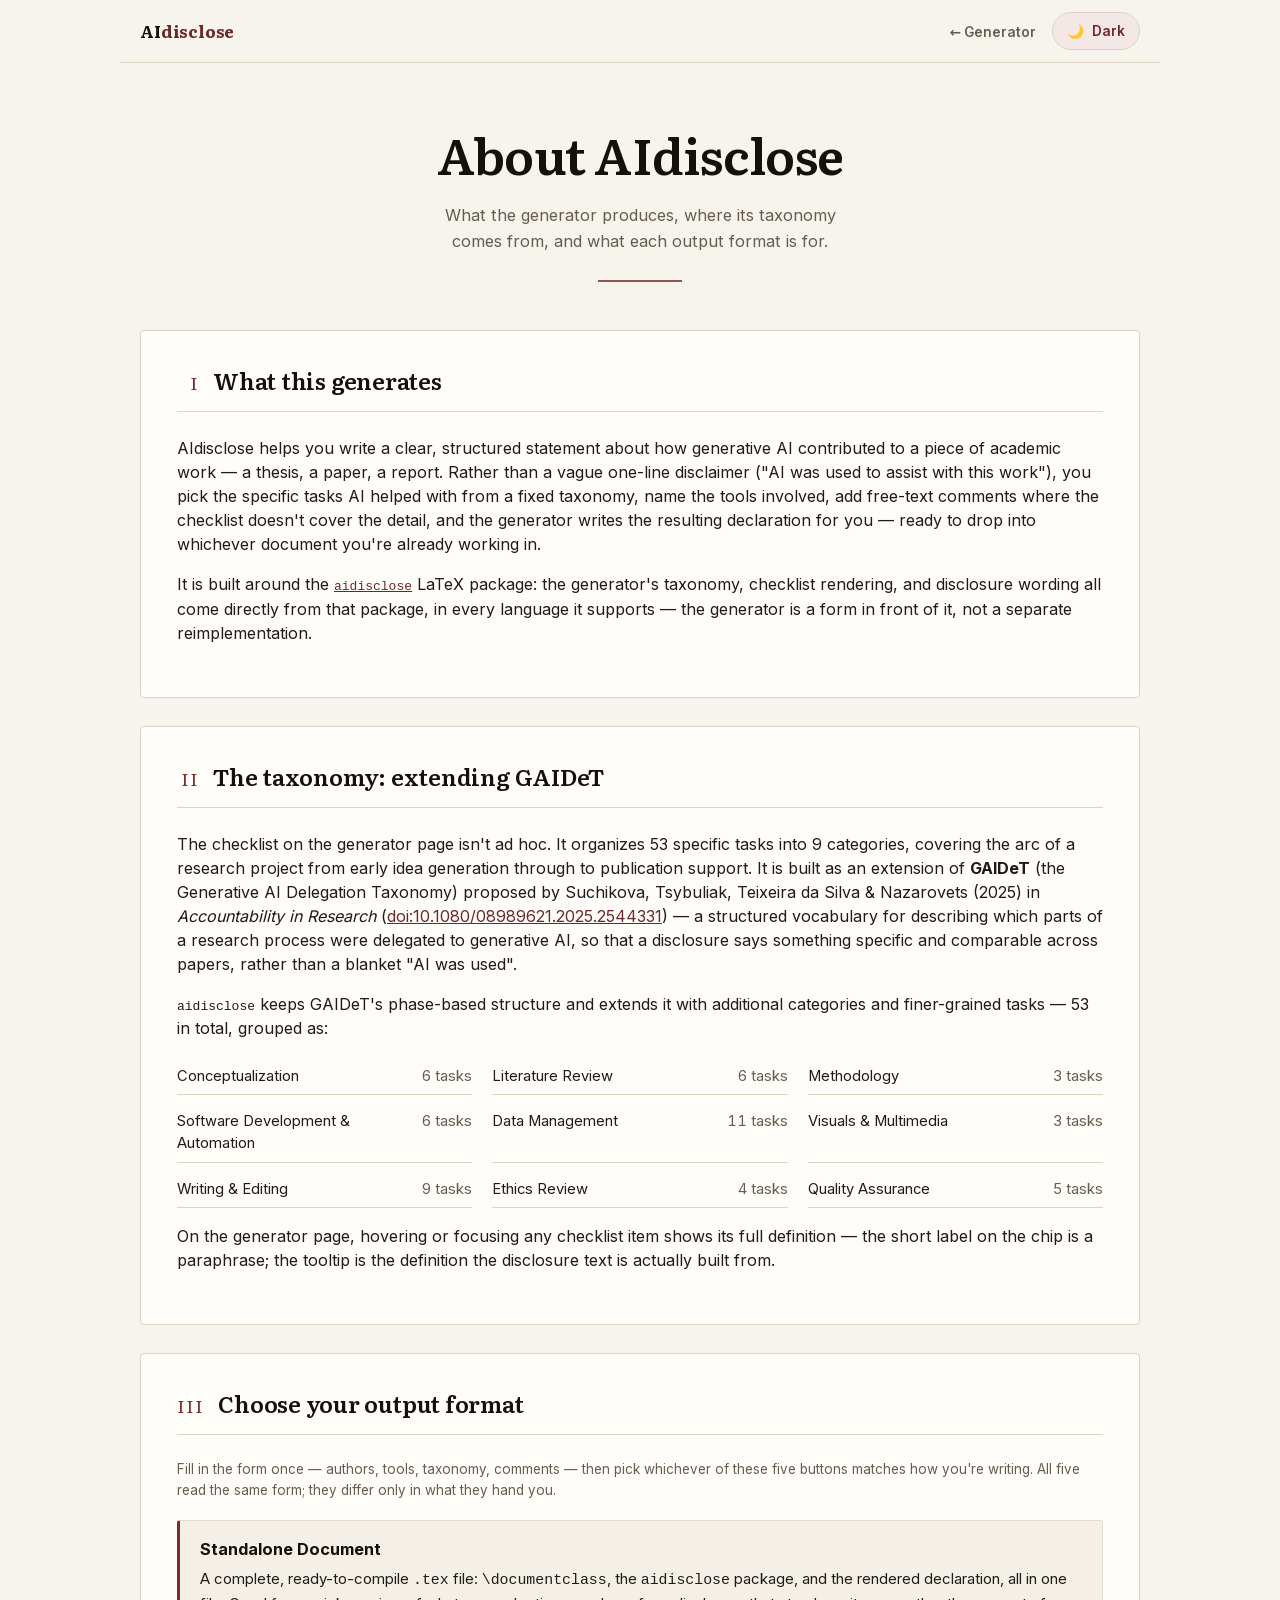
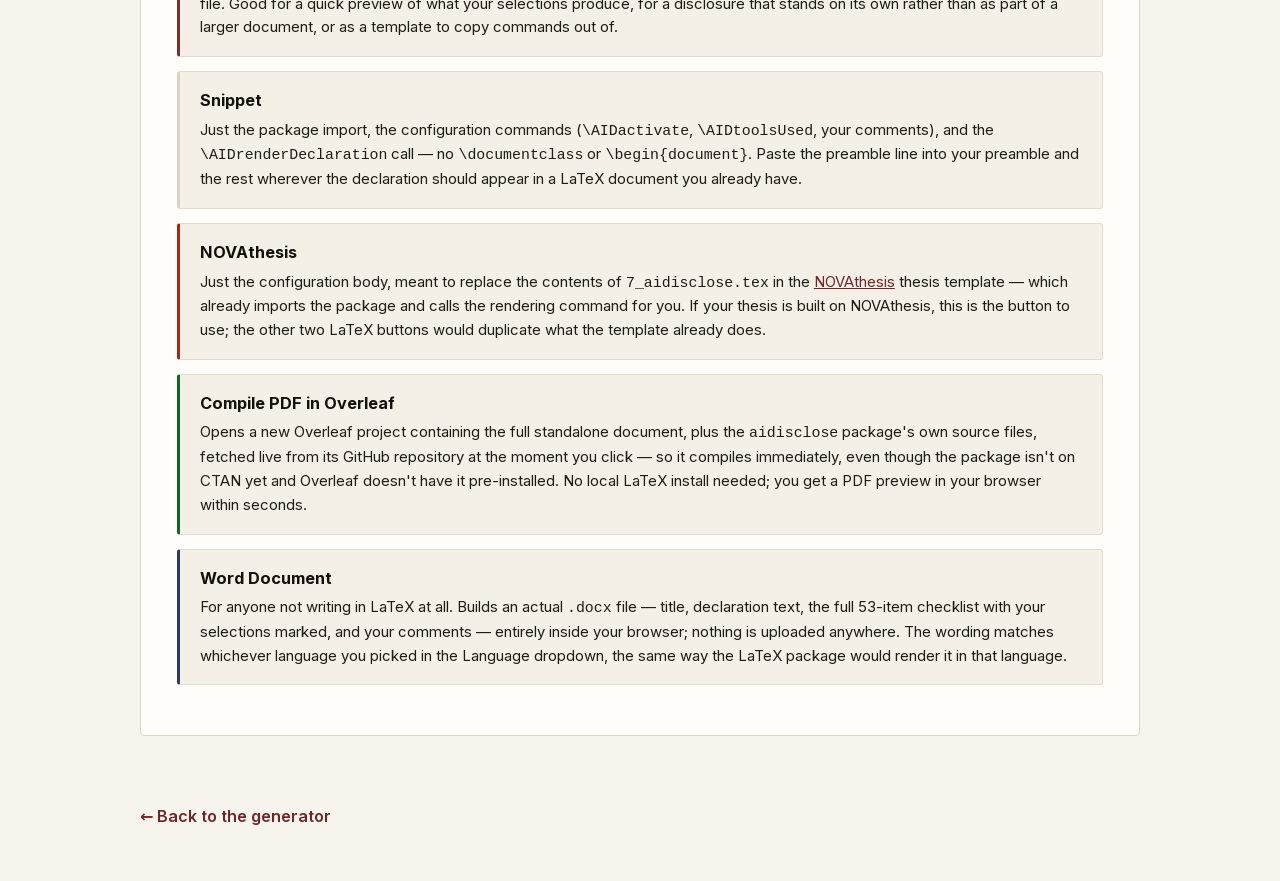
<file: about.html>
<!DOCTYPE html>
<html lang="en" data-theme="scholarly" data-mode="light">
<head>
    <meta charset="UTF-8">
    <meta name="viewport" content="width=device-width, initial-scale=1.0">
    <title>About — AIdisclose</title>
    <meta name="description" content="What the AIdisclose generator produces, how its taxonomy extends GAIDeT, and what each of the five output-format buttons is for.">
    <link rel="canonical" href="https://aidisclose.org/about.html">
    <link rel="icon" href="favicon.svg" type="image/svg+xml">
    <meta name="theme-color" content="#f4f6f9" media="(prefers-color-scheme: light)">
    <meta name="theme-color" content="#0e0e0e" media="(prefers-color-scheme: dark)">

    <meta property="og:type" content="website">
    <meta property="og:site_name" content="AIdisclose">
    <meta property="og:url" content="https://aidisclose.org/about.html">
    <meta property="og:title" content="About AIdisclose">
    <meta property="og:description" content="What the generator produces, how its taxonomy extends GAIDeT, and what each output format is for.">
    <meta property="og:image" content="https://aidisclose.org/og-image.png">
    <meta property="og:image:width" content="1200">
    <meta property="og:image:height" content="630">
    <meta property="og:image:alt" content="AIdisclose — Generative AI Disclosure Generator">
    <meta name="twitter:card" content="summary_large_image">
    <script>
        // Same anti-flash logic as index.html: stored preference > OS preference > local time.
        (function() {
            var root = document.documentElement;
            root.setAttribute('data-theme', 'scholarly');
            function preferred() {
                try { var s = localStorage.getItem('aid_mode'); if (s) return s; } catch (e) {}
                if (window.matchMedia) {
                    if (matchMedia('(prefers-color-scheme: dark)').matches) return 'dark';
                    if (matchMedia('(prefers-color-scheme: light)').matches) return 'light';
                }
                var h = new Date().getHours();
                return (h >= 19 || h < 7) ? 'dark' : 'light';
            }
            root.setAttribute('data-mode', preferred());
        })();
    </script>
    <link rel="preload" href="fonts/inter-latin.woff2" as="font" type="font/woff2" crossorigin>
    <link rel="preload" href="fonts/literata-latin.woff2" as="font" type="font/woff2" crossorigin>
    <link rel="stylesheet" href="css/fonts.css">
    <link rel="stylesheet" href="css/base.css">
    <link rel="stylesheet" href="css/theme-scholarly.css">
    <style>
        /* Small additions specific to this page — kept here rather than in
           base.css since nothing else on the site needs them. */
        .format-card {
            background: var(--subpanel); border: 1px solid var(--subpanel-border);
            border-left: 3px solid var(--rule-color, var(--accent));
            border-radius: var(--radius-sm); padding: 16px 20px; margin-bottom: 14px;
        }
        .format-card h3 { margin: 0 0 6px; font-size: 1.02rem; color: var(--heading); }
        .format-card p { margin: 0; color: var(--text); line-height: 1.6; font-size: .93rem; }
        .cat-list {
            display: grid; grid-template-columns: repeat(auto-fill, minmax(220px, 1fr));
            gap: 8px 20px; margin: 18px 0 0; padding: 0; list-style: none;
        }
        .cat-list li {
            display: flex; justify-content: space-between; gap: 10px;
            padding: 7px 0; border-bottom: 1px solid var(--panel-border); font-size: .92rem;
        }
        .cat-list .n { color: var(--muted); font-variant-numeric: tabular-nums; flex: none; }
        .back-link {
            display: inline-block; margin-top: 40px; color: var(--accent-ink);
            font-weight: 600; text-decoration: none;
        }
        .back-link:hover { text-decoration: underline; }
        .toolbar .brand-link { text-decoration: none; }
        .toolbar nav a {
            color: var(--muted); font-size: .85rem; font-weight: 600; text-decoration: none;
            margin-right: 4px;
        }
        .toolbar nav a:hover { color: var(--accent-ink); }
    </style>
</head>
<body>

<div class="container">

    <div class="toolbar">
        <a class="brand-link" href="index.html"><span class="brand">AI<span>disclose</span></span></a>
        <span class="spacer"></span>
        <nav><a href="index.html">← Generator</a></nav>
        <button type="button" class="mode-toggle" onclick="toggleMode()" aria-pressed="false"><span id="mode-icon" aria-hidden="true">🌙</span> <span id="mode-label">Dark</span></button>
    </div>

    <header>
        <h1>About AIdisclose</h1>
        <p class="subtitle">
            What the generator produces, where its taxonomy comes from, and what each
            output format is for.
        </p>
    </header>

    <div class="card">
        <h2>What this generates</h2>
        <p>
            AIdisclose helps you write a clear, structured statement about how generative
            AI contributed to a piece of academic work — a thesis, a paper, a report.
            Rather than a vague one-line disclaimer ("AI was used to assist with this
            work"), you pick the specific tasks AI helped with from a fixed taxonomy, name
            the tools involved, add free-text comments where the checklist doesn't cover
            the detail, and the generator writes the resulting declaration for you — ready
            to drop into whichever document you're already working in.
        </p>
        <p style="margin-top:14px">
            It is built around the <a href="https://github.com/joaomlourenco/aidisclose" target="_blank" rel="noopener"><code>aidisclose</code></a>
            LaTeX package: the generator's taxonomy, checklist rendering, and disclosure
            wording all come directly from that package, in every language it supports —
            the generator is a form in front of it, not a separate reimplementation.
        </p>
    </div>

    <div class="card">
        <h2>The taxonomy: extending GAIDeT</h2>
        <p>
            The checklist on the generator page isn't ad hoc. It organizes 53 specific
            tasks into 9 categories, covering the arc of a research project from early
            idea generation through to publication support. It is built as an extension
            of <strong>GAIDeT</strong> (the Generative AI Delegation Taxonomy) proposed by
            Suchikova, Tsybuliak, Teixeira da Silva &amp; Nazarovets (2025) in
            <em>Accountability in Research</em>
            (<a href="https://doi.org/10.1080/08989621.2025.2544331" target="_blank" rel="noopener">doi:10.1080/08989621.2025.2544331</a>) —
            a structured vocabulary for describing which parts of a research process were
            delegated to generative AI, so that a disclosure says something specific and
            comparable across papers, rather than a blanket "AI was used".
        </p>
        <p style="margin-top:14px">
            <code>aidisclose</code> keeps GAIDeT's phase-based structure and extends it
            with additional categories and finer-grained tasks — 53 in total, grouped as:
        </p>
        <ul class="cat-list">
            <li>Conceptualization <span class="n">6 tasks</span></li>
            <li>Literature Review <span class="n">6 tasks</span></li>
            <li>Methodology <span class="n">3 tasks</span></li>
            <li>Software Development &amp; Automation <span class="n">6 tasks</span></li>
            <li>Data Management <span class="n">11 tasks</span></li>
            <li>Visuals &amp; Multimedia <span class="n">3 tasks</span></li>
            <li>Writing &amp; Editing <span class="n">9 tasks</span></li>
            <li>Ethics Review <span class="n">4 tasks</span></li>
            <li>Quality Assurance <span class="n">5 tasks</span></li>
        </ul>
        <p style="margin-top:16px">
            On the generator page, hovering or focusing any checklist item shows its full
            definition — the short label on the chip is a paraphrase; the tooltip is the
            definition the disclosure text is actually built from.
        </p>
    </div>

    <div class="card">
        <h2>Choose your output format</h2>
        <p class="help-text" style="margin-bottom:20px">
            Fill in the form once — authors, tools, taxonomy, comments — then pick
            whichever of these five buttons matches how you're writing. All five read the
            same form; they differ only in what they hand you.
        </p>

        <div class="format-card" style="--rule-color: var(--b1-bg)">
            <h3>Standalone Document</h3>
            <p>
                A complete, ready-to-compile <code>.tex</code> file: <code>\documentclass</code>,
                the <code>aidisclose</code> package, and the rendered declaration, all in one
                file. Good for a quick preview of what your selections produce, for a
                disclosure that stands on its own rather than as part of a larger document,
                or as a template to copy commands out of.
            </p>
        </div>

        <div class="format-card" style="--rule-color: var(--panel-border)">
            <h3>Snippet</h3>
            <p>
                Just the package import, the configuration commands
                (<code>\AIDactivate</code>, <code>\AIDtoolsUsed</code>, your comments), and
                the <code>\AIDrenderDeclaration</code> call — no <code>\documentclass</code>
                or <code>\begin{document}</code>. Paste the preamble line into your
                preamble and the rest wherever the declaration should appear in a LaTeX
                document you already have.
            </p>
        </div>

        <div class="format-card" style="--rule-color: var(--b3-fg)">
            <h3>NOVAthesis</h3>
            <p>
                Just the configuration body, meant to replace the contents of
                <code>7_aidisclose.tex</code> in the
                <a href="https://github.com/joaomlourenco/novathesis" target="_blank" rel="noopener">NOVAthesis</a>
                thesis template — which already imports the package and calls the
                rendering command for you. If your thesis is built on NOVAthesis, this is
                the button to use; the other two LaTeX buttons would duplicate what the
                template already does.
            </p>
        </div>

        <div class="format-card" style="--rule-color: var(--b4-fg)">
            <h3>Compile PDF in Overleaf</h3>
            <p>
                Opens a new Overleaf project containing the full standalone document, plus
                the <code>aidisclose</code> package's own source files, fetched live from
                its GitHub repository at the moment you click — so it compiles
                immediately, even though the package isn't on CTAN yet and Overleaf
                doesn't have it pre-installed. No local LaTeX install needed; you get a PDF
                preview in your browser within seconds.
            </p>
        </div>

        <div class="format-card" style="--rule-color: var(--b5-fg)">
            <h3>Word Document</h3>
            <p>
                For anyone not writing in LaTeX at all. Builds an actual <code>.docx</code>
                file — title, declaration text, the full 53-item checklist with your
                selections marked, and your comments — entirely inside your browser;
                nothing is uploaded anywhere. The wording matches whichever language you
                picked in the Language dropdown, the same way the LaTeX package would
                render it in that language.
            </p>
        </div>
    </div>

    <a class="back-link" href="index.html">← Back to the generator</a>

</div>

<script>
    // Identical to index.html's toggle logic, duplicated because this is a
    // second static page rather than part of a single-page app.
    (function() {
        const root = document.documentElement;
        function syncLabel(m) {
            const icon = document.getElementById('mode-icon');
            const label = document.getElementById('mode-label');
            const btn = document.querySelector('.mode-toggle');
            if (icon) icon.textContent = m === 'dark' ? '☀' : '🌙';
            if (label) label.textContent = m === 'dark' ? 'Light' : 'Dark';
            if (btn) btn.setAttribute('aria-pressed', m === 'dark' ? 'true' : 'false');
        }
        function setMode(m, silent) {
            root.setAttribute('data-mode', m);
            syncLabel(m);
            if (!silent) { try { localStorage.setItem('aid_mode', m); } catch (e) {} }
        }
        window.toggleMode = function() {
            setMode(root.getAttribute('data-mode') === 'dark' ? 'light' : 'dark');
        };
        syncLabel(root.getAttribute('data-mode'));
        if (window.matchMedia) {
            matchMedia('(prefers-color-scheme: dark)').addEventListener('change', function(e) {
                let stored = null;
                try { stored = localStorage.getItem('aid_mode'); } catch (_) {}
                if (!stored) setMode(e.matches ? 'dark' : 'light', true);
            });
        }
    })();
</script>

</body>
</html>
</file>
<file: css/fonts.css>
/* ============================================================
   Self-hosted webfonts — Inter and JetBrains Mono, both SIL OFL 1.1.
   Previously loaded from fonts.googleapis.com, which handed every
   visitor's IP address to a third party on page load. Same files,
   same unicode-range split, served first-party.

   Both families are variable fonts: one file per subset covers the
   whole weight range, and unicode-range means a browser downloads
   only the subsets the page actually renders.

   Refresh with the fetch recipe in README.md.
   ============================================================ */


/* ---------- Inter ---------- */

/* latin */
@font-face {
  font-family: 'Inter';
  font-style: normal;
  font-weight: 300 800;
  font-display: swap;
  src: url('../fonts/inter-latin.woff2') format('woff2');
  unicode-range: U+0000-00FF, U+0131, U+0152-0153, U+02BB-02BC, U+02C6, U+02DA, U+02DC, U+0304, U+0308, U+0329, U+2000-206F, U+20AC, U+2122, U+2191, U+2193, U+2212, U+2215, U+FEFF, U+FFFD;
}

/* latin-ext */
@font-face {
  font-family: 'Inter';
  font-style: normal;
  font-weight: 300 800;
  font-display: swap;
  src: url('../fonts/inter-latin-ext.woff2') format('woff2');
  unicode-range: U+0100-02BA, U+02BD-02C5, U+02C7-02CC, U+02CE-02D7, U+02DD-02FF, U+0304, U+0308, U+0329, U+1D00-1DBF, U+1E00-1E9F, U+1EF2-1EFF, U+2020, U+20A0-20AB, U+20AD-20C0, U+2113, U+2C60-2C7F, U+A720-A7FF;
}

/* vietnamese */
@font-face {
  font-family: 'Inter';
  font-style: normal;
  font-weight: 300 800;
  font-display: swap;
  src: url('../fonts/inter-vietnamese.woff2') format('woff2');
  unicode-range: U+0102-0103, U+0110-0111, U+0128-0129, U+0168-0169, U+01A0-01A1, U+01AF-01B0, U+0300-0301, U+0303-0304, U+0308-0309, U+0323, U+0329, U+1EA0-1EF9, U+20AB;
}

/* greek */
@font-face {
  font-family: 'Inter';
  font-style: normal;
  font-weight: 300 800;
  font-display: swap;
  src: url('../fonts/inter-greek.woff2') format('woff2');
  unicode-range: U+0370-0377, U+037A-037F, U+0384-038A, U+038C, U+038E-03A1, U+03A3-03FF;
}

/* greek-ext */
@font-face {
  font-family: 'Inter';
  font-style: normal;
  font-weight: 300 800;
  font-display: swap;
  src: url('../fonts/inter-greek-ext.woff2') format('woff2');
  unicode-range: U+1F00-1FFF;
}

/* cyrillic */
@font-face {
  font-family: 'Inter';
  font-style: normal;
  font-weight: 300 800;
  font-display: swap;
  src: url('../fonts/inter-cyrillic.woff2') format('woff2');
  unicode-range: U+0301, U+0400-045F, U+0490-0491, U+04B0-04B1, U+2116;
}

/* cyrillic-ext */
@font-face {
  font-family: 'Inter';
  font-style: normal;
  font-weight: 300 800;
  font-display: swap;
  src: url('../fonts/inter-cyrillic-ext.woff2') format('woff2');
  unicode-range: U+0460-052F, U+1C80-1C8A, U+20B4, U+2DE0-2DFF, U+A640-A69F, U+FE2E-FE2F;
}

/* ---------- JetBrains Mono ---------- */

/* latin */
@font-face {
  font-family: 'JetBrains Mono';
  font-style: normal;
  font-weight: 400 600;
  font-display: swap;
  src: url('../fonts/jetbrains-mono-latin.woff2') format('woff2');
  unicode-range: U+0000-00FF, U+0131, U+0152-0153, U+02BB-02BC, U+02C6, U+02DA, U+02DC, U+0304, U+0308, U+0329, U+2000-206F, U+20AC, U+2122, U+2191, U+2193, U+2212, U+2215, U+FEFF, U+FFFD;
}

/* latin-ext */
@font-face {
  font-family: 'JetBrains Mono';
  font-style: normal;
  font-weight: 400 600;
  font-display: swap;
  src: url('../fonts/jetbrains-mono-latin-ext.woff2') format('woff2');
  unicode-range: U+0100-02BA, U+02BD-02C5, U+02C7-02CC, U+02CE-02D7, U+02DD-02FF, U+0304, U+0308, U+0329, U+1D00-1DBF, U+1E00-1E9F, U+1EF2-1EFF, U+2020, U+20A0-20AB, U+20AD-20C0, U+2113, U+2C60-2C7F, U+A720-A7FF;
}

/* vietnamese */
@font-face {
  font-family: 'JetBrains Mono';
  font-style: normal;
  font-weight: 400 600;
  font-display: swap;
  src: url('../fonts/jetbrains-mono-vietnamese.woff2') format('woff2');
  unicode-range: U+0102-0103, U+0110-0111, U+0128-0129, U+0168-0169, U+01A0-01A1, U+01AF-01B0, U+0300-0301, U+0303-0304, U+0308-0309, U+0323, U+0329, U+1EA0-1EF9, U+20AB;
}

/* greek */
@font-face {
  font-family: 'JetBrains Mono';
  font-style: normal;
  font-weight: 400 600;
  font-display: swap;
  src: url('../fonts/jetbrains-mono-greek.woff2') format('woff2');
  unicode-range: U+0370-0377, U+037A-037F, U+0384-038A, U+038C, U+038E-03A1, U+03A3-03FF;
}

/* cyrillic */
@font-face {
  font-family: 'JetBrains Mono';
  font-style: normal;
  font-weight: 400 600;
  font-display: swap;
  src: url('../fonts/jetbrains-mono-cyrillic.woff2') format('woff2');
  unicode-range: U+0301, U+0400-045F, U+0490-0491, U+04B0-04B1, U+2116;
}

/* cyrillic-ext */
@font-face {
  font-family: 'JetBrains Mono';
  font-style: normal;
  font-weight: 400 600;
  font-display: swap;
  src: url('../fonts/jetbrains-mono-cyrillic-ext.woff2') format('woff2');
  unicode-range: U+0460-052F, U+1C80-1C8A, U+20B4, U+2DE0-2DFF, U+A640-A69F, U+FE2E-FE2F;
}

/* ---------- Literata (display serif for headings) ----------
   Weight axis only and latin subsets only: every heading on the page is
   the site's own ASCII English copy, so the wider subsets and the
   optical-size axis would be 350 KB of dead weight. */

/* latin */
@font-face {
  font-family: 'Literata';
  font-style: normal;
  font-weight: 400 700;
  font-display: swap;
  src: url('../fonts/literata-latin.woff2') format('woff2');
  unicode-range: U+0000-00FF, U+0131, U+0152-0153, U+02BB-02BC, U+02C6, U+02DA, U+02DC, U+0304, U+0308, U+0329, U+2000-206F, U+20AC, U+2122, U+2191, U+2193, U+2212, U+2215, U+FEFF, U+FFFD;
}

/* latin-ext */
@font-face {
  font-family: 'Literata';
  font-style: normal;
  font-weight: 400 700;
  font-display: swap;
  src: url('../fonts/literata-latin-ext.woff2') format('woff2');
  unicode-range: U+0100-02BA, U+02BD-02C5, U+02C7-02CC, U+02CE-02D7, U+02DD-02FF, U+0304, U+0308, U+0329, U+1D00-1DBF, U+1E00-1E9F, U+1EF2-1EFF, U+2020, U+20A0-20AB, U+20AD-20C0, U+2113, U+2C60-2C7F, U+A720-A7FF;
}
</file>
<file: css/base.css>
/* ============================================================
   aidisclose generator — base layout & components.
   All colours/decoration come from CSS variables defined in
   theme-minimal.css, scoped by [data-theme][data-mode] on <html>.
   The scoping is kept so a second theme can be dropped in without
   touching this file.
   ============================================================ */

* { box-sizing: border-box; }
/* Every other link on the site already gets a scoped accent-ink override
   (.subtitle a, .btn-caption a, .footer-sponsor a, ...); this is the
   fallback for plain body-text links, like the ones in about.html, so they
   don't fall back to the browser's default blue against this palette. */
a { color: var(--accent-ink); }
a:hover { color: var(--accent); }
/* Visible to assistive tech only — used for status announcements. */
.visually-hidden {
  position: absolute; width: 1px; height: 1px; margin: -1px; padding: 0;
  overflow: hidden; clip: rect(0 0 0 0); clip-path: inset(50%); white-space: nowrap; border: 0;
}
html, body { margin: 0; padding: 0; }
body {
  font-family: 'Inter', system-ui, -apple-system, sans-serif;
  background: var(--bg);
  background-attachment: fixed;
  color: var(--text);
  line-height: 1.5;
  min-height: 100vh;
  padding: 0 20px 60px;
  transition: background .35s ease, color .35s ease;
}
.container { max-width: 1000px; margin: 0 auto; counter-reset: section; }

/* --- Theme toolbar --- */
.toolbar {
  position: sticky; top: 0; z-index: 50;
  display: flex; flex-wrap: wrap; align-items: center; gap: 12px;
  margin: 0 -20px 30px; padding: 12px 20px;
  background: var(--toolbar-bg); border-bottom: 1px solid var(--panel-border);
  backdrop-filter: var(--backdrop);
}
.toolbar .brand {
  font-family: var(--font-display, inherit); font-weight: 700; font-size: 1.05rem;
  letter-spacing: -.01em; color: var(--heading);
}
.toolbar .brand span { color: var(--accent-ink); }
.toolbar .spacer { flex: 1; }
.mode-toggle {
  display: inline-flex; align-items: center; gap: 8px; cursor: pointer;
  padding: 8px 14px; border-radius: 999px; font: inherit; font-size: .85rem; font-weight: 600;
  background: var(--accent-soft); color: var(--accent-ink); border: 1px solid var(--panel-border);
  transition: transform .15s ease;
}
.mode-toggle:hover { transform: translateY(-1px); }

/* --- Masthead --- */
header { text-align: center; margin-bottom: 48px; padding-top: 34px; }
h1 {
  font-family: var(--font-display, inherit);
  font-weight: 600; letter-spacing: -.015em; line-height: 1.1; margin: 0 auto 20px;
  font-size: clamp(2.1rem, 5vw, 3.1rem); color: var(--heading); max-width: 18em;
  text-wrap: balance;
}
/* Rule under the masthead, thicker in the middle third — a printed-page device. */
header::after {
  content: ''; display: block; width: 84px; height: 2px; margin: 26px auto 0;
  background: var(--accent); opacity: .8;
}
.subtitle {
  color: var(--muted); font-size: 1.02rem; max-width: 46ch; margin: 0 auto;
  line-height: 1.6; text-wrap: balance;
}
/* The inline <code> carries padding, which otherwise drags an ugly break
   onto the line after it. */
.subtitle code { white-space: nowrap; }
.subtitle code {
  background: var(--accent-soft); color: var(--accent-ink);
  padding: 2px 6px; border-radius: 6px; font-size: .9em;
}
.subtitle a { text-decoration: none; }
.subtitle a code { text-decoration: underline; text-underline-offset: 2px; }

/* Secondary nav into about.html — a ghost pill rather than a filled one, so
   it reads as "more info" and doesn't compete with the five format buttons
   below for the eye's attention. */
.about-link {
  display: inline-block; margin-top: 18px; padding: 7px 16px;
  border: 1px solid var(--panel-border); border-radius: 999px;
  color: var(--accent-ink); font-size: .85rem; font-weight: 600;
  text-decoration: none; transition: border-color .15s ease, background-color .15s ease;
}
.about-link:hover { border-color: var(--accent); background: var(--accent-soft); }
.about-link:focus-visible { outline: 2px solid var(--accent); outline-offset: 2px; }

/* --- Cards & sections --- */
.card {
  background: var(--panel); border: 1px solid var(--panel-border);
  border-radius: var(--radius); padding: 32px 36px 36px; margin-bottom: 28px;
  backdrop-filter: var(--backdrop); box-shadow: var(--panel-shadow);
}
h2 {
  font-family: var(--font-display, inherit);
  font-size: 1.42rem; font-weight: 600; letter-spacing: -.01em;
  margin: 0 0 24px; padding-bottom: 14px;
  border-bottom: 1px solid var(--panel-border); color: var(--heading);
  display: flex; flex-wrap: wrap; align-items: baseline; gap: 14px;
}
/* Roman numerals come from a CSS counter, so the sequence stays correct
   however sections are reordered. */
h2::before {
  counter-increment: section;
  content: counter(section, upper-roman);
  font-family: var(--font-display, inherit);
  font-size: .78em; font-weight: 400; font-variant-numeric: normal;
  color: var(--accent); letter-spacing: .06em;
  min-width: 2ch; text-align: right; flex: none;
}
/* Running count of selections, filled in by script. */
.section-count {
  margin-left: auto; font-family: 'Inter', system-ui, sans-serif;
  font-size: .72rem; font-weight: 600; letter-spacing: .08em; text-transform: uppercase;
  color: var(--muted); flex: none;
}

/* --- Forms --- */
.form-grid { display: grid; gap: 24px; }
.row { display: grid; grid-template-columns: 1fr 1fr; gap: 24px; }
@media (max-width: 600px) { .row { grid-template-columns: 1fr; } }

label { display: block; font-weight: 600; margin-bottom: 7px; color: var(--text); font-size: .9rem; letter-spacing: .01em; }
.help-text { font-size: .84rem; color: var(--muted); margin-bottom: 6px; display: block; line-height: 1.55; text-wrap: pretty; }

input[type="text"], input[type="number"], textarea, select {
  width: 100%; padding: 11px 13px; border-radius: 10px; font: inherit; font-size: 1rem;
  color: var(--text); font-family: inherit; background: var(--input-bg);
  border: 1px solid var(--input-border);
  transition: border-color .15s, box-shadow .15s; box-sizing: border-box;
}
input:focus, textarea:focus, select:focus {
  outline: none; border-color: var(--accent); box-shadow: 0 0 0 4px var(--accent-ring);
}

/* --- Checkboxes --- */
.checkbox-wrapper { display: flex; align-items: center; gap: 10px; padding: 8px 0; cursor: pointer; }
.checkbox-wrapper input[type="checkbox"] { width: 18px; height: 18px; accent-color: var(--accent); cursor: pointer; }
.checkbox-wrapper span { font-size: .95rem; color: var(--text); }

/* --- Taxonomy --- */
.masonry-grid { display: grid; grid-template-columns: repeat(auto-fill, minmax(min(320px, 100%), 1fr)); gap: 20px; min-width: 0; }
.taxonomy-card {
  background: var(--subpanel); border: 1px solid var(--subpanel-border);
  border-radius: var(--radius-sm); padding: 16px 18px 18px;
}
.taxonomy-card h3 {
  margin: 0 0 12px; font-size: .72rem; text-transform: uppercase; letter-spacing: .1em;
  color: var(--muted); font-weight: 700;
  border-bottom: 1px solid var(--panel-border); padding-bottom: 9px;
  display: flex; align-items: baseline; gap: 8px;
}
/* Per-category tally, filled in by script. Tabular figures stop it jittering. */
.taxonomy-card h3 .tax-count {
  margin-left: auto; font-weight: 600; letter-spacing: .04em;
  font-variant-numeric: tabular-nums; color: var(--muted); opacity: .85;
}
.taxonomy-card h3 .tax-count[data-any="yes"] { color: var(--accent-ink); opacity: 1; }

/* Fallback for engines without :has() — the original checkbox rows. */
.tax-item { display: flex; align-items: flex-start; margin-bottom: 8px; font-size: .9rem; cursor: pointer; color: var(--text); }
.tax-item:hover { color: var(--accent-ink); }
.tax-item input { margin-top: 4px; margin-right: 8px; accent-color: var(--accent); }

@supports selector(:has(*)) {
  /* The card itself becomes the chip container; the heading spans the row.
     Keeps the markup untouched — every chip is still a <label> wrapping a
     real checkbox, so keyboard and screen-reader behaviour is unchanged. */
  .taxonomy-card { display: flex; flex-wrap: wrap; gap: 7px; align-content: flex-start; }
  .taxonomy-card h3 { flex: 0 0 100%; margin-bottom: 4px; }

  .tax-item {
    display: inline-flex; align-items: center; gap: 0; margin: 0;
    padding: 6px 12px; font-size: .845rem; line-height: 1.25;
    border: 1px solid var(--chip-border); border-radius: 999px;
    background: var(--chip-bg); color: var(--chip-fg);
    cursor: pointer; user-select: none;
    transition: background-color .13s ease, border-color .13s ease, color .13s ease;
  }
  /* The native box is hidden but still focusable and still announced. */
  .tax-item input {
    position: absolute; width: 1px; height: 1px; margin: 0;
    opacity: 0; pointer-events: none;
  }
  /* Checkmark slides in only when selected, so unselected chips stay compact. */
  .tax-item::before {
    content: '✓'; font-size: .78em; font-weight: 700; color: var(--chip-on-fg);
    width: 0; opacity: 0; overflow: hidden;
    transition: width .13s ease, opacity .13s ease, margin-right .13s ease;
  }
  .tax-item:hover { border-color: var(--accent); color: var(--accent-ink); }
  .tax-item:has(input:checked) {
    background: var(--chip-on-bg); border-color: var(--chip-on-border);
    color: var(--chip-on-fg); font-weight: 600;
  }
  .tax-item:has(input:checked)::before { width: 1em; opacity: 1; margin-right: .38em; }
  /* Focus has to live on the label, since the box it belongs to is hidden. */
  .tax-item:has(input:focus-visible) {
    outline: 2px solid var(--accent); outline-offset: 2px; border-color: var(--accent);
  }
}

@media (prefers-reduced-motion: reduce) {
  .tax-item, .tax-item::before { transition: none; }
}

/* --- Taxonomy tooltip ---
   One shared element, positioned by script. Shown on hover and on keyboard
   focus, stays put while the pointer is over it, and closes on Escape
   (WCAG 1.4.13). The text itself lives in #tax-descriptions. */
#tax-tip {
  position: absolute; z-index: 200; max-width: 22rem; width: max-content;
  padding: 11px 14px 12px; border-radius: var(--radius-sm);
  background: var(--tip-bg); color: var(--tip-fg);
  border: 1px solid var(--tip-border); box-shadow: var(--tip-shadow);
  font-size: .82rem; line-height: 1.5; text-align: left;
  opacity: 0; visibility: hidden; transform: translateY(2px);
  transition: opacity .12s ease, transform .12s ease, visibility .12s;
  pointer-events: none;
}
#tax-tip[data-open="yes"] { opacity: 1; visibility: visible; transform: translateY(0); pointer-events: auto; }
#tax-tip .tip-name {
  display: block; font-family: var(--font-display, inherit);
  font-size: .95rem; font-weight: 600; line-height: 1.25;
  color: var(--tip-name); margin-bottom: 5px;
}
#tax-tip .tip-key {
  display: inline-block; margin-bottom: 7px;
  font-family: 'JetBrains Mono', ui-monospace, monospace; font-size: .72rem;
  color: var(--tip-key); letter-spacing: .02em;
}
/* Hint that a chip has more to say, without adding clutter. */
.tax-item[aria-describedby], .tax-item:has(input[aria-describedby]) { cursor: help; }

@media (prefers-reduced-motion: reduce) {
  #tax-tip { transition: none; }
}

/* --- Dynamic comments --- */
.comment-box {
  background: var(--subpanel); border: 1px solid var(--subpanel-border); border-left: 3px solid var(--accent);
  padding: 15px; border-radius: var(--radius-sm); margin-bottom: 15px; animation: fadeIn .3s ease;
}
.comment-header { display: flex; justify-content: space-between; align-items: center; margin-bottom: 10px; }
.comment-title { font-weight: 600; font-size: .9rem; color: var(--muted); }
@keyframes fadeIn { from { opacity: 0; transform: translateY(5px); } to { opacity: 1; transform: translateY(0); } }

/* --- Buttons --- */
button { padding: 12px 24px; border: 1px solid transparent; border-radius: var(--radius-sm); font: inherit; font-weight: 600; font-size: 1rem; cursor: pointer; transition: transform .15s ease, filter .2s ease, background-color .2s ease; }
button a { color: inherit; text-decoration: none; }

/* auto-fit rather than a fixed column count: cells reflow on their own as
   the button count changes or the viewport narrows, with no breakpoint to
   maintain. A fixed repeat(4, 1fr) previously needed a hand-tuned breakpoint
   per screen width, and silently overflowed at 375px until one was added. */
.button-group { display: grid; grid-template-columns: repeat(auto-fit, minmax(150px, 1fr)); gap: 15px; margin-top: 20px; align-items: stretch; }
.btn-cell { display: flex; flex-direction: column; min-width: 0; }
.btn-cell > button {
  width: 100%; box-sizing: border-box; min-height: 60px; padding: 8px 16px; line-height: 1.2;
  text-align: center; display: flex; align-items: center; justify-content: center;
}
@media (max-width: 600px) {
  .card { padding: 24px 18px 26px; }
  /* Give the heading the full width — sharing the line with the tally was
     squeezing "Taxonomy of Delegated Tasks" down to one word per line. */
  h2 { gap: 10px 12px; }
  .section-count { flex-basis: 100%; margin-left: 0; order: 2; }
  .taxonomy-card { padding: 14px 14px 16px; }
  header { padding-top: 22px; margin-bottom: 36px; }
}

.btn-primary    { background: var(--b1-bg); color: var(--b1-fg); border-color: transparent; box-shadow: var(--b1-shadow); }
.btn-secondary  { background: var(--b2-bg); color: var(--b2-fg); border-color: var(--b2-border); }
.btn-novathesis { background: var(--b3-bg); color: var(--b3-fg); border-color: var(--b3-border); box-shadow: var(--b3-shadow); }
.btn-overleaf   { background: var(--b4-bg); color: var(--b4-fg); border-color: var(--b4-border); box-shadow: var(--b4-shadow); }
.btn-docx       { background: var(--b5-bg); color: var(--b5-fg); border-color: var(--b5-border); box-shadow: var(--b5-shadow); }

.btn-primary:hover, .btn-novathesis:hover, .btn-overleaf:hover, .btn-docx:hover { transform: translateY(-2px); filter: brightness(1.06); }
.btn-secondary:hover { transform: translateY(-2px); border-color: var(--accent); }

/* The primary action carries a touch more weight than the alternatives. */
.btn-primary { font-weight: 700; letter-spacing: .005em; }
/* Keyboard focus was relying on the UA ring, which all but vanishes on the
   filled oxblood button. */
button:focus-visible, .donate-btn:focus-visible, .mode-toggle:focus-visible {
  outline: 2px solid var(--accent); outline-offset: 3px;
}
[data-theme="scholarly"] .btn-primary:focus-visible { outline-color: var(--heading); }

.btn-danger { background: var(--danger-bg); color: var(--danger-fg); border-color: transparent; padding: 6px 12px; font-size: .8rem; }
.btn-danger:hover { background: var(--danger-bg-hover); }

.btn-caption { margin-top: 9px; font-size: .76rem; line-height: 1.4; color: var(--muted); text-align: center; text-wrap: pretty; }
.btn-caption a { color: var(--accent-ink); }

/* --- Output area --- */
#output-area { display: none; margin-top: 40px; scroll-margin-top: 20px; }
#output-area:focus { outline: none; }
#output-area:focus-visible { outline: 2px solid var(--accent); outline-offset: 4px; }
.code-container { background: var(--code-bg); border: 1px solid var(--code-border); border-radius: var(--radius-sm); position: relative; overflow: hidden; box-shadow: var(--panel-shadow); }
.code-header { background: var(--code-head-bg); padding: 11px 16px; display: flex; justify-content: space-between; align-items: center; color: var(--code-head-ink); font-size: .85rem; border-bottom: 1px solid var(--code-border); }
.code-header > span:first-child {
  font-family: var(--font-display, inherit); font-size: .98rem; letter-spacing: .01em;
}
.code-header button { background: rgba(255,255,255,.14); color: var(--code-head-ink); border: none; }
pre { margin: 0; padding: 20px; color: var(--code-ink); overflow-x: auto; font-family: 'JetBrains Mono', 'Consolas', monospace; white-space: pre-wrap; font-size: .9rem; line-height: 1.6; }

/* --- Footer --- */
.footer-sponsor { margin-top: 64px; text-align: center; border-top: 1px solid var(--panel-border); padding-top: 34px; color: var(--muted); font-size: .9rem; }
.footer-sponsor p { max-width: 34ch; margin: 0 auto; line-height: 1.7; }
.counter-badge {
  background: transparent; color: var(--muted); padding: 0 0 4px;
  border-bottom: 1px solid var(--panel-border);
  font-size: .72rem; font-weight: 600; letter-spacing: .1em; text-transform: uppercase;
  font-variant-numeric: tabular-nums;
  display: inline-block; margin-bottom: 22px; transition: opacity .3s, visibility .3s;
}
.counter-badge.counter-hidden { opacity: 0; visibility: hidden; }
.footer-sponsor a { color: var(--accent-ink); }
.donate-btn {
  display: inline-block; margin-top: 10px; padding: 10px 20px; border-radius: var(--radius-sm);
  background: var(--accent-soft); color: var(--accent-ink); border: 1px solid var(--panel-border);
  font-weight: 600; font-size: .9rem; text-decoration: none; transition: filter .2s, transform .15s;
}
.donate-btn:hover { transform: translateY(-1px); filter: brightness(.97); }
</file>
<file: css/theme-scholarly.css>
/* ============================================================
   Theme: Scholarly — warm paper, ink, and oxblood. The register is
   an academic press page: a display serif for headings, hairline
   rules instead of boxes, and one saturated accent used sparingly.

   Every pair below is checked against WCAG: body and label text at
   4.5:1 or better, and control boundaries (inputs, chips) at 3:1 or
   better, in both modes.
   ============================================================ */

[data-theme="scholarly"][data-mode="light"] {
  --font-display: 'Literata', Georgia, 'Times New Roman', serif;

  --bg: #f7f4ee;
  --toolbar-bg: rgba(247,244,238,.92);
  --panel: #fffdf9;    --panel-border: #dcd3c3;
  --subpanel: #f4f0e8; --subpanel-border: #e3dbcc;
  --radius: 4px; --radius-sm: 3px;
  --panel-shadow: none; --backdrop: saturate(180%) blur(6px);

  --text: #1f1c17; --heading: #14110d; --muted: #655d50;

  --accent: #7a2e2e; --accent-grad: #7a2e2e;
  --accent-soft: #f3e8e5; --accent-ink: #6d2727; --accent-ring: rgba(122,46,46,.16);
  --gold: #8a5f26; --gold-soft: #f6efdf;

  --input-bg: #fffdf9; --input-border: #8b8272;

  /* Primary is the only filled button; the rest are outlined so the eye
     has one place to land. NOVAthesis uses that project's own brand red
     (its site's --accent-700, #9c2a17); Overleaf uses their well-known
     green — both distinct in hue from the oxblood primary and from each
     other, so five buttons in a row stay easy to tell apart at a glance. */
  --b1-bg: #7a2e2e; --b1-fg: #fffdf9; --b1-shadow: none;
  --b2-bg: #efeae0; --b2-fg: #4a443a; --b2-border: #d6cdbc;
  --b3-bg: #f7e6e1; --b3-fg: #9c2a17; --b3-border: #ecd0c3; --b3-shadow: none;
  --b4-bg: #e5f2e6; --b4-fg: #146627; --b4-border: #cfe4d1; --b4-shadow: none;
  --b5-bg: #e7ecf7; --b5-fg: #2a3a63; --b5-border: #c7d2ea; --b5-shadow: none;
  --danger-bg: #f7e4e0; --danger-fg: #a32c1e; --danger-bg-hover: #f2d5cf;

  --chip-bg: #fffdf9; --chip-fg: #3c362e; --chip-border: #8b8272;
  --chip-on-bg: #f3e8e5; --chip-on-fg: #6d2727; --chip-on-border: #7a2e2e;

  --code-head-bg: #14110d; --code-head-ink: #d5cdbe;
  --code-bg: #1c1917; --code-ink: #eae4d8; --code-border: #2b2622;

  --tip-bg: #211d1a; --tip-fg: #ded6c8; --tip-name: #fdf9f2;
  --tip-key: #e0a99f; --tip-border: #3a332c;
  --tip-shadow: 0 10px 28px -10px rgba(31,28,23,.5), 0 2px 6px -2px rgba(31,28,23,.3);
}

[data-theme="scholarly"][data-mode="dark"] {
  --font-display: 'Literata', Georgia, 'Times New Roman', serif;

  /* Warm near-black rather than neutral grey — the paper tint survives
     into dark mode, which is what keeps the two feeling like one design. */
  --bg: #141210;
  --toolbar-bg: rgba(20,18,16,.92);
  --panel: #1d1a17;    --panel-border: #38312a;
  --subpanel: #231f1b; --subpanel-border: #3a332b;
  --radius: 4px; --radius-sm: 3px;
  --panel-shadow: none; --backdrop: saturate(180%) blur(6px);

  --text: #e9e3d7; --heading: #f8f4eb; --muted: #a49a88;

  --accent: #cf7d72; --accent-grad: #cf7d72;
  --accent-soft: #2c201e; --accent-ink: #e6a79f; --accent-ring: rgba(207,125,114,.22);
  --gold: #d3a45f; --gold-soft: #2a2318;

  --input-bg: #171412; --input-border: #756b5d;

  --b1-bg: #8f3a36; --b1-fg: #fdf7ef; --b1-shadow: none;
  --b2-bg: #26221e; --b2-fg: #ded7ca; --b2-border: #3d362e;
  --b3-bg: #35190f; --b3-fg: #e8806c; --b3-border: #4a2c1e; --b3-shadow: none;
  --b4-bg: #12301c; --b4-fg: #7fd89b; --b4-border: #234a30; --b4-shadow: none;
  --b5-bg: #1c2338; --b5-fg: #a9bbe8; --b5-border: #33406b; --b5-shadow: none;
  --danger-bg: #3a1e1a; --danger-fg: #f0a99f; --danger-bg-hover: #48251f;

  --chip-bg: #1a1714; --chip-fg: #ded7ca; --chip-border: #756b5d;
  --chip-on-bg: #2c201e; --chip-on-fg: #e6a79f; --chip-on-border: #cf7d72;

  --code-head-bg: #0b0a09; --code-head-ink: #c4bbab;
  --code-bg: #100e0c; --code-ink: #e9e3d7; --code-border: #241f1b;

  /* Lifted well clear of both the page and the panels, with a 3:1 edge — at
     #2b2621 the tooltip separated from the page by only 1.25:1 and leaned
     entirely on its shadow to read as a raised surface. */
  --tip-bg: #3d372f; --tip-fg: #e5ded1; --tip-name: #fbf7ee;
  --tip-key: #e6a79f; --tip-border: #756b5d;
  --tip-shadow: 0 12px 30px -12px rgba(0,0,0,.7), 0 2px 8px -3px rgba(0,0,0,.5);
}

/* Stillness over motion: an academic page does not bounce. */
[data-theme="scholarly"] .btn-primary:hover,
[data-theme="scholarly"] .btn-novathesis:hover,
[data-theme="scholarly"] .btn-overleaf:hover,
[data-theme="scholarly"] .btn-docx:hover { transform: none; filter: brightness(1.04); }
[data-theme="scholarly"] .btn-secondary:hover { transform: none; }
[data-theme="scholarly"] .mode-toggle:hover { transform: none; }
</file>
